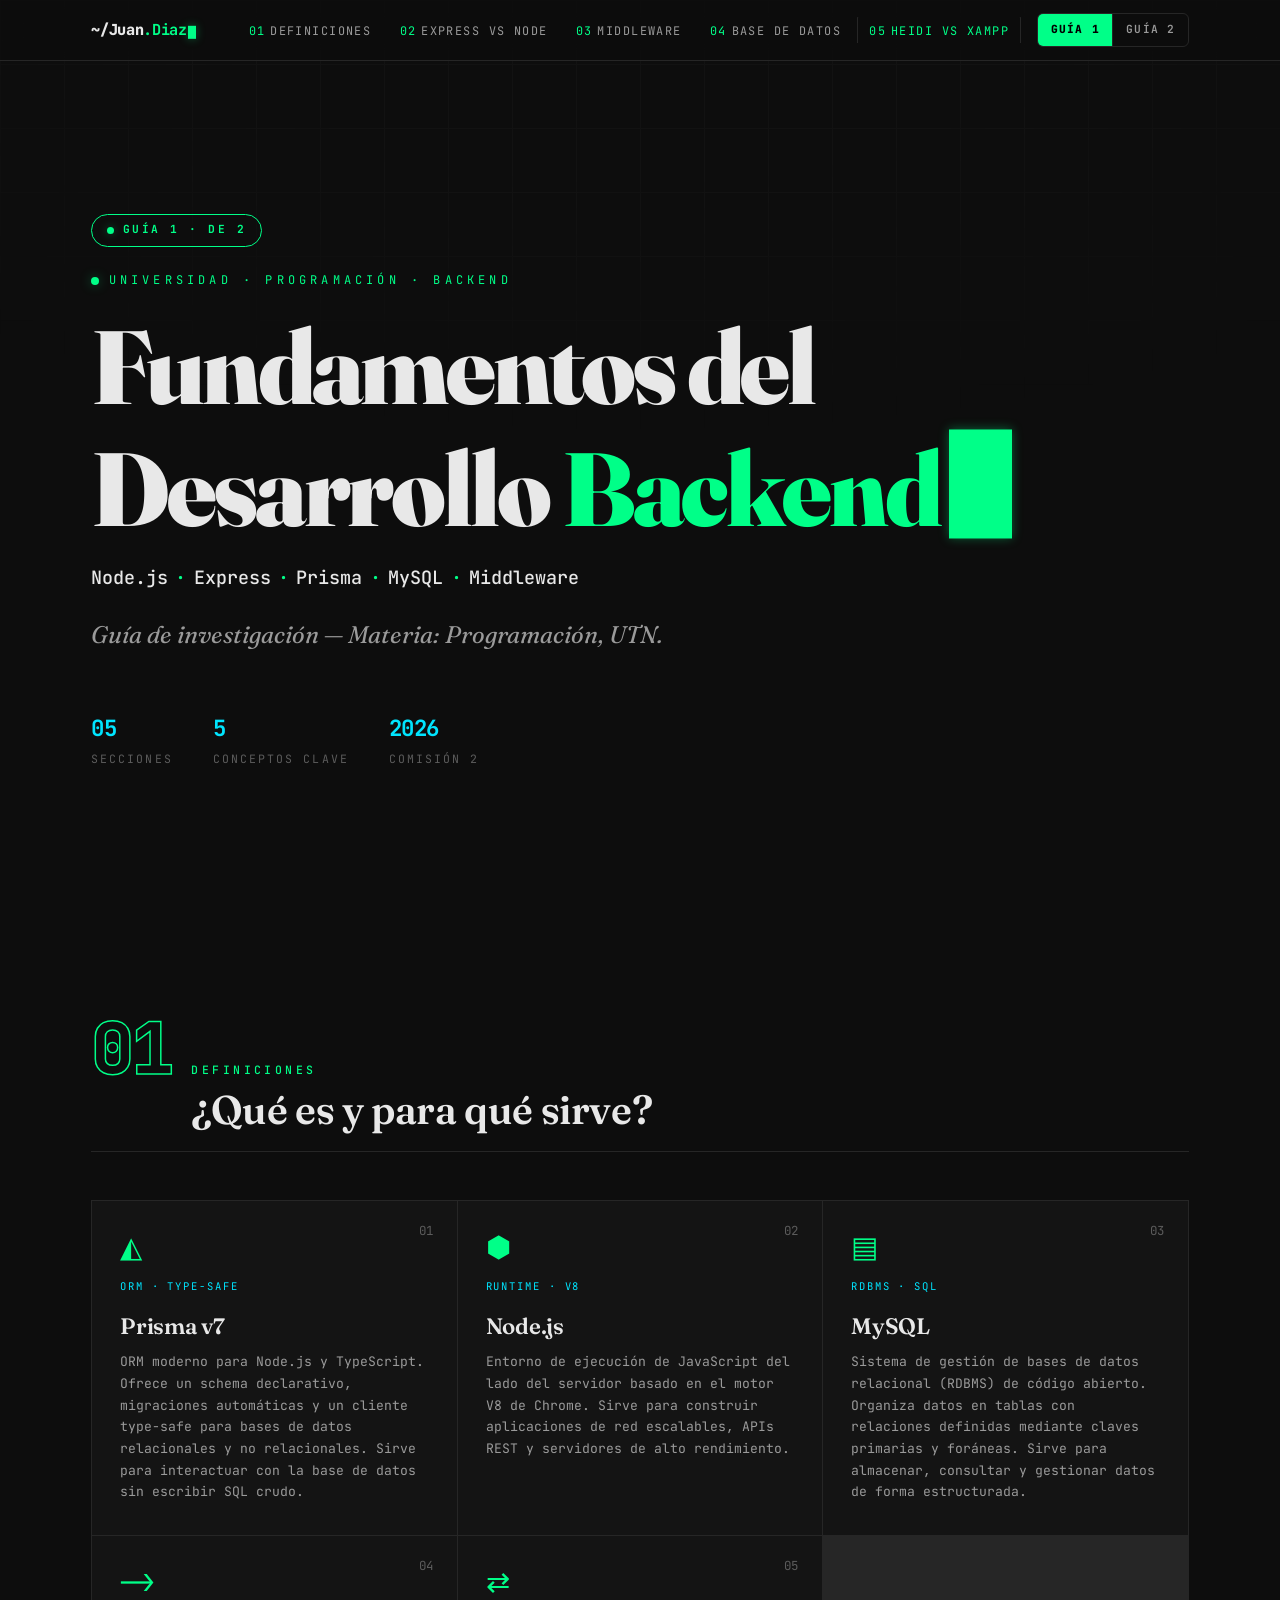
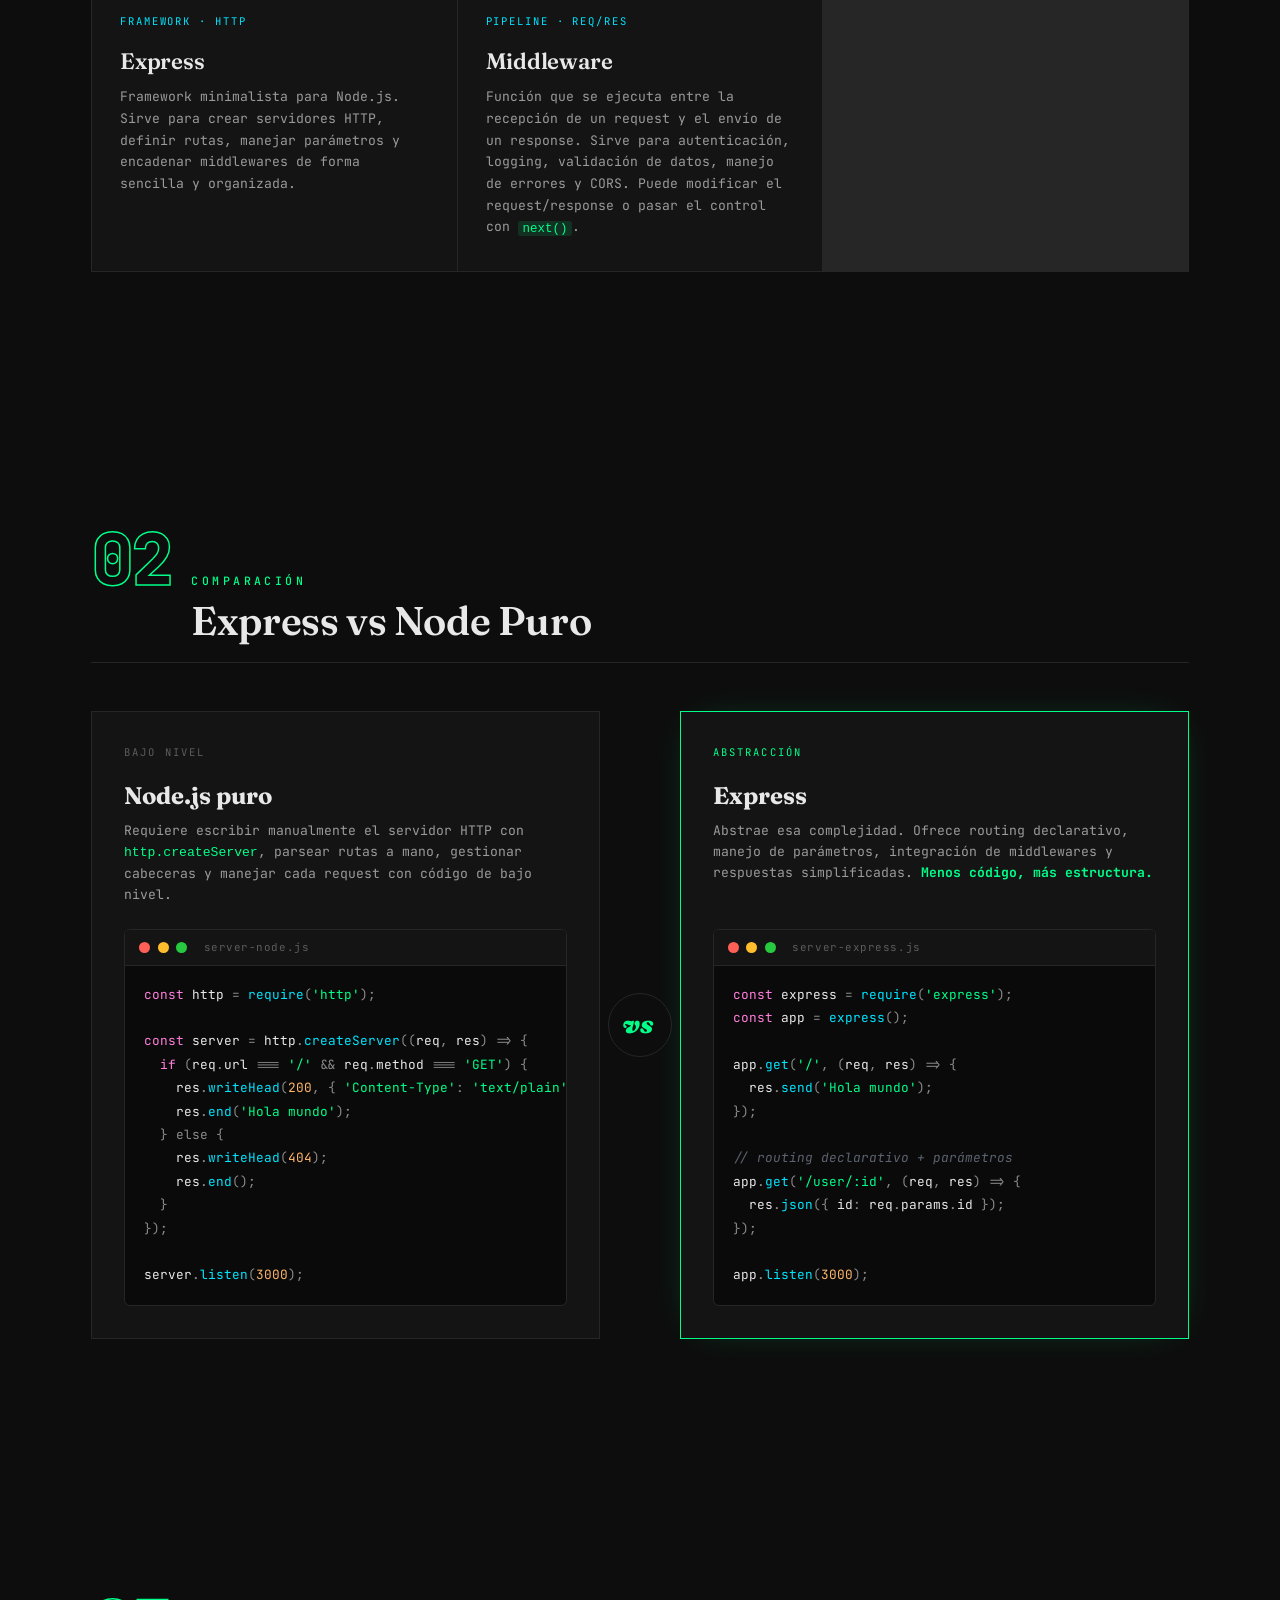
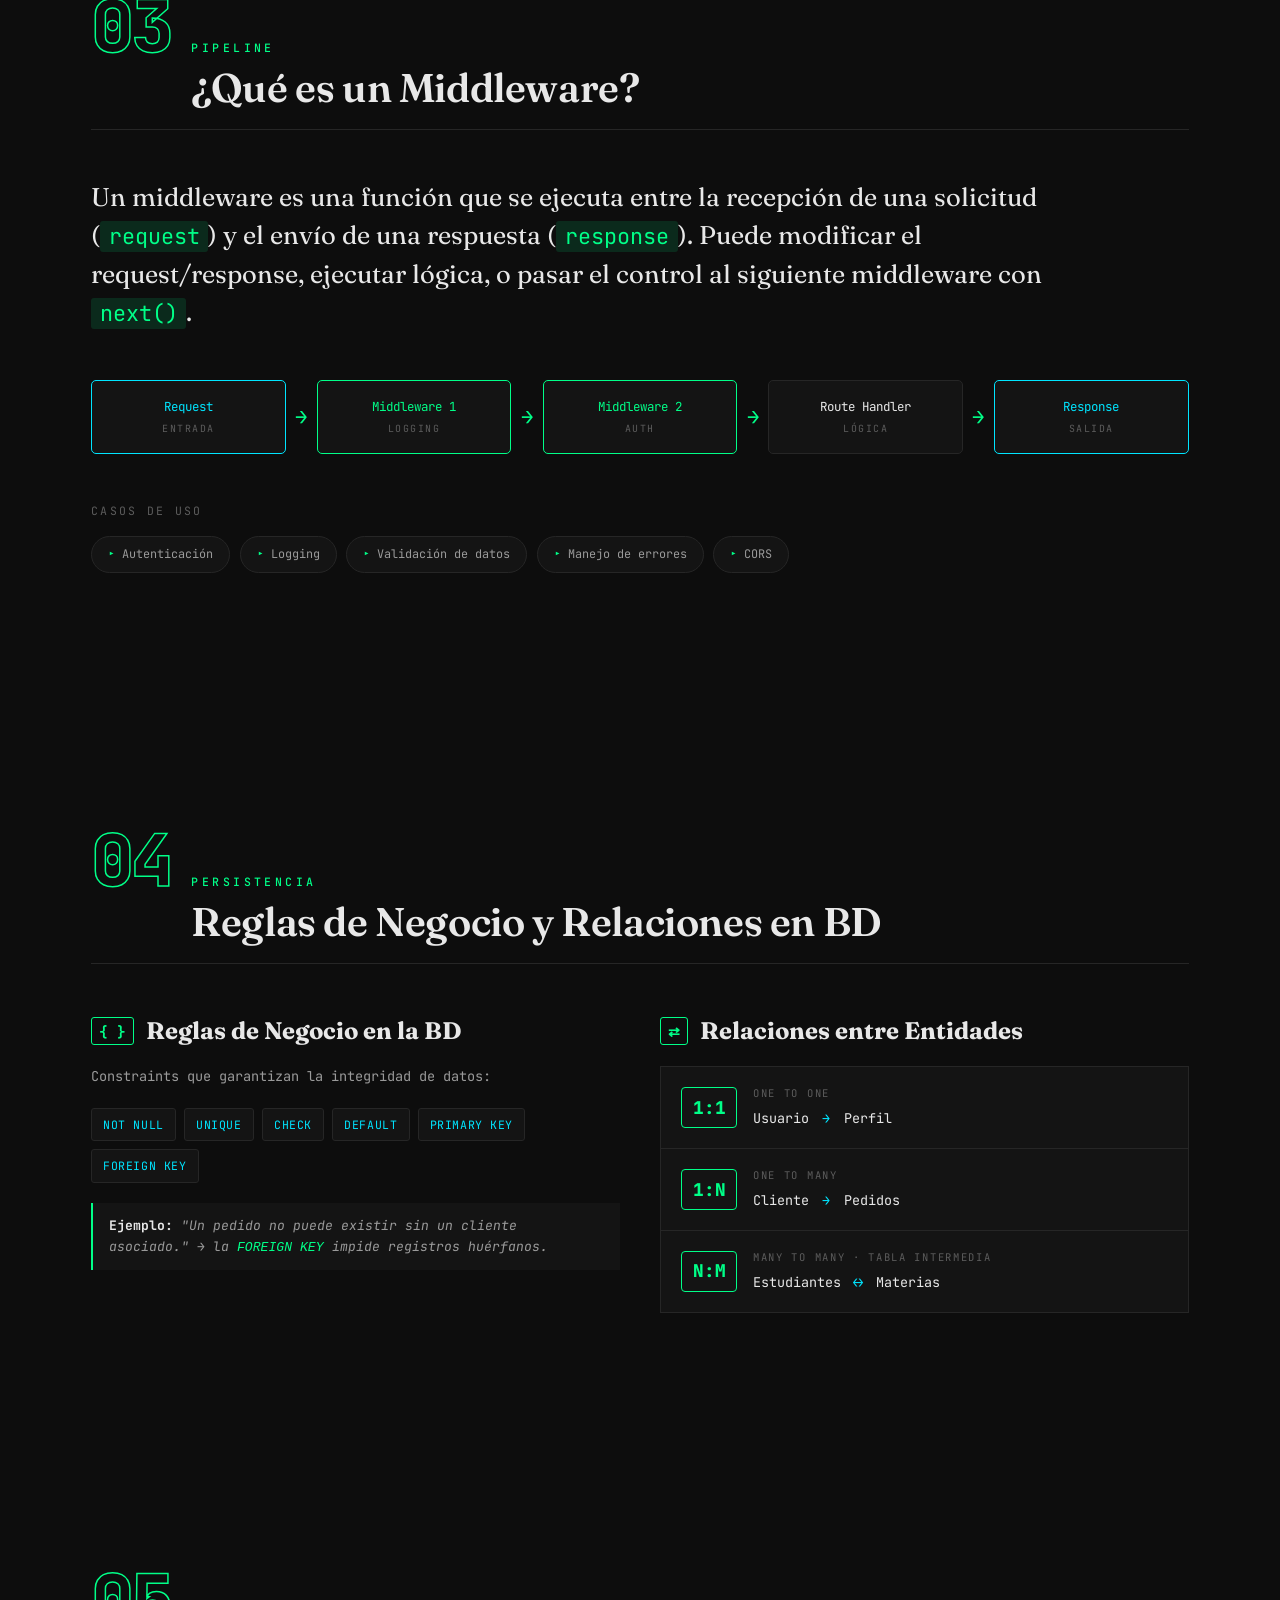
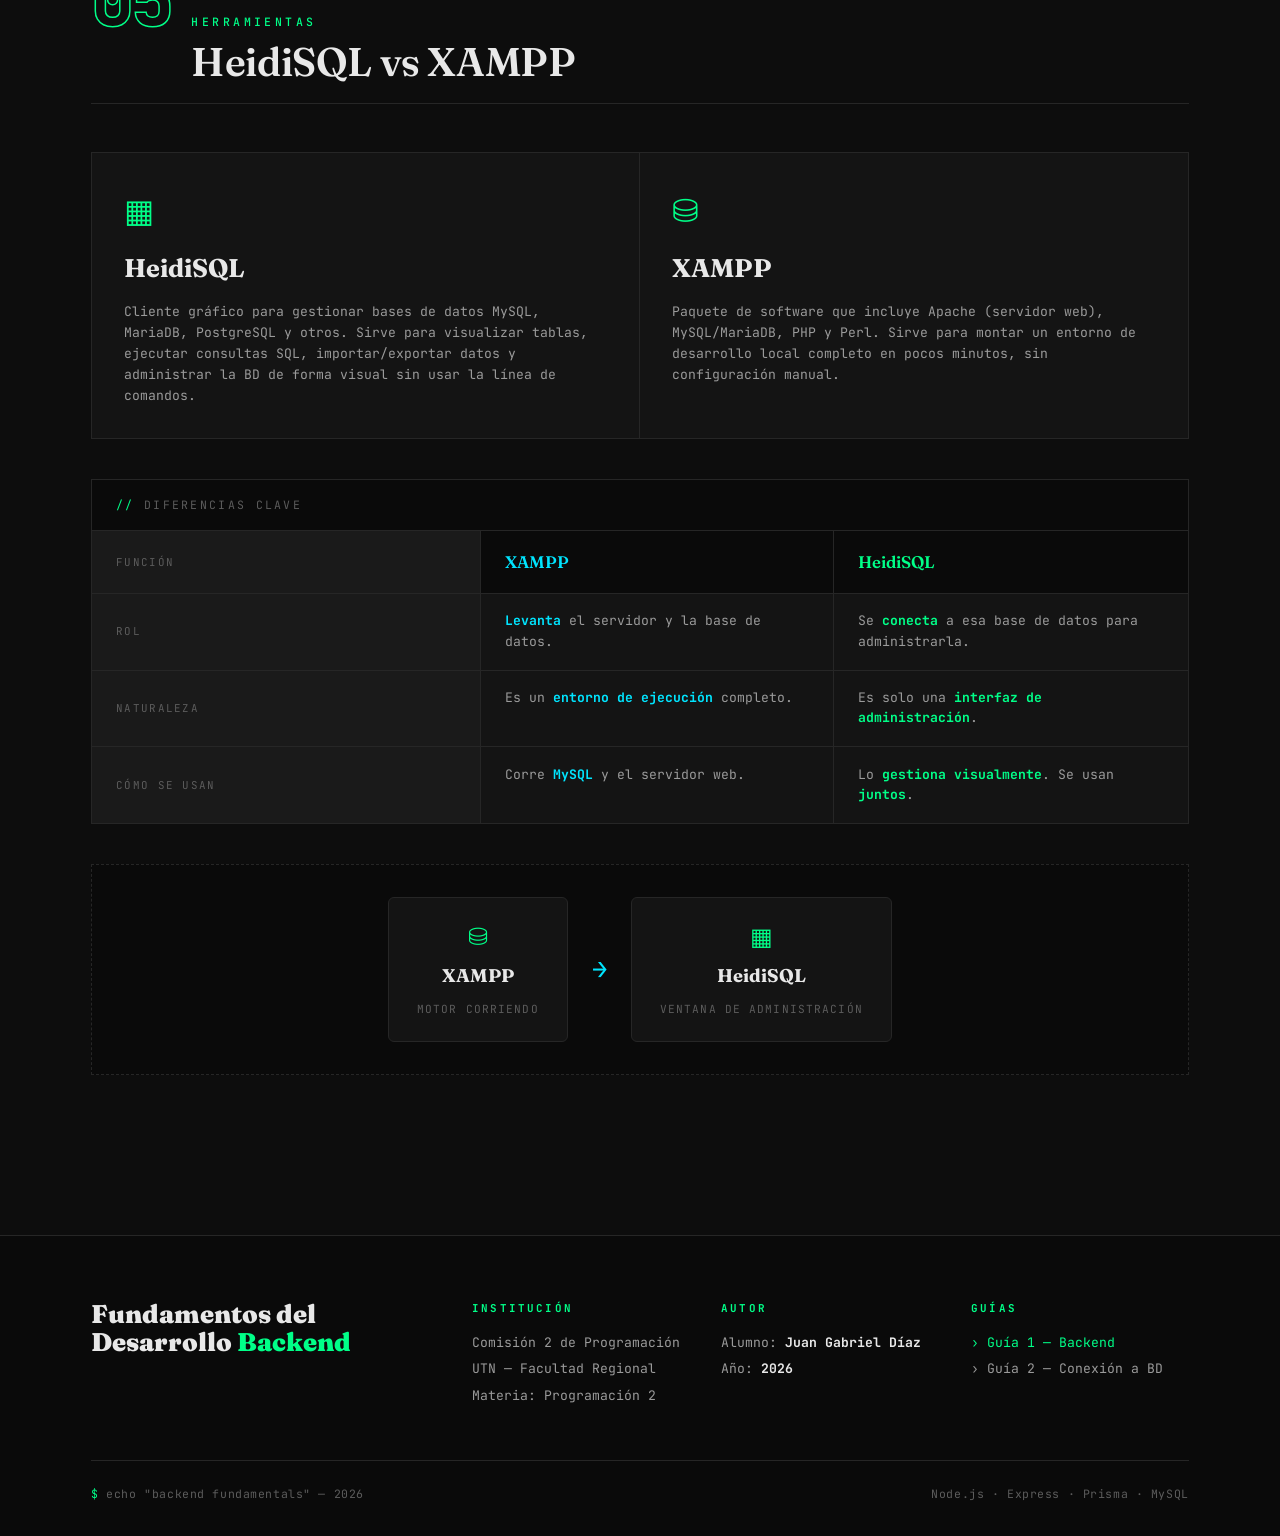
<file: index.html>
<!DOCTYPE html>
<html lang="es">
<head>
<meta charset="UTF-8">
<meta name="viewport" content="width=device-width, initial-scale=1.0">
<title>Fundamentos del Desarrollo Backend</title>
<meta name="description" content="Conceptos fundamentales de desarrollo backend: Node.js, Express, Prisma, MySQL y Middleware. Proyecto educativo de la materia Programación — UTN, Comisión 2. Por Juan Gabriel Díaz.">
<meta name="author" content="Juan Gabriel Díaz">
<meta name="theme-color" content="#0d0d0d">
<link rel="icon" type="image/svg+xml" href="favicon.svg">

<!-- Open Graph (Facebook, WhatsApp, LinkedIn, Discord) -->
<meta property="og:type" content="website">
<meta property="og:title" content="Fundamentos del Desarrollo Backend">
<meta property="og:description" content="Node.js · Express · Prisma · MySQL · Middleware — Las herramientas que conectan el código con los datos. Proyecto de Programación, UTN.">
<meta property="og:url" content="https://juandiaz26.github.io/guias-programacion-utn/">
<meta property="og:site_name" content="Fundamentos del Desarrollo Backend">
<meta property="og:locale" content="es_AR">

<!-- Twitter / X -->
<meta name="twitter:card" content="summary">
<meta name="twitter:title" content="Fundamentos del Desarrollo Backend">
<meta name="twitter:description" content="Node.js · Express · Prisma · MySQL · Middleware — Proyecto educativo de Programación, UTN. Por Juan Gabriel Díaz.">

<link rel="preconnect" href="https://fonts.googleapis.com">
<link rel="preconnect" href="https://fonts.gstatic.com" crossorigin>
<link href="https://fonts.googleapis.com/css2?family=JetBrains+Mono:wght@400;500;700;800&family=Fraunces:opsz,wght@9..144,400;9..144,600;9..144,900&display=swap" rel="stylesheet">
<link rel="stylesheet" href="css/styles.css">
</head>
<body>

<!-- NAV -->
<nav>
  <div class="nav-inner">
    <a class="brand" href="index.html">~/Juan<b>.Diaz</b><span class="cursor" style="height:0.9em;width:0.5em;vertical-align:middle;"></span></a>
    <div class="nav-right">
      <ul class="nav-links">
        <li><a href="#definiciones"><span class="n">01</span>Definiciones</a></li>
        <li><a href="#versus"><span class="n">02</span>Express vs Node</a></li>
        <li><a href="#middleware"><span class="n">03</span>Middleware</a></li>
        <li><a href="#bd"><span class="n">04</span>Base de Datos</a></li>
        <li><a href="#tools"><span class="n">05</span>Heidi vs XAMPP</a></li>
      </ul>
      <div class="guide-switch">
        <a href="index.html" class="active">Guía 1</a>
        <a href="guia-2.html">Guía 2</a>
      </div>
    </div>
  </div>
</nav>

<!-- HERO -->
<header class="hero wrap">
  <div class="hero-guide reveal">Guía 1 · de 2</div>
  <div class="hero-tag reveal"><span class="dot"></span> Universidad · Programación · Backend</div>
  <h1 class="reveal d1">Fundamentos del Desarrollo <span class="accent">Backend</span><span class="cursor"></span></h1>
  <p class="hero-sub reveal d2">
    Node.js<span class="sep">·</span>Express<span class="sep">·</span>Prisma<span class="sep">·</span>MySQL<span class="sep">·</span>Middleware
  </p>
  <p class="hero-tagline reveal d3">Guía de investigación — Materia: Programación, UTN.</p>
  <div class="hero-meta reveal d4">
    <span><b>05</b>secciones</span>
    <span><b>5</b>conceptos clave</span>
    <span><b>2026</b>comisión 2</span>
  </div>
</header>

<!-- SECTION 1 -->
<section id="definiciones" class="section-pad">
  <div class="wrap">
    <div class="sec-head reveal">
      <span class="sec-num">01</span>
      <div>
        <span class="sec-kicker">Definiciones</span>
        <h2 class="sec-title">¿Qué es y para qué sirve?</h2>
      </div>
    </div>

    <div class="cards reveal d1">
      <article class="card">
        <span class="card-idx">01</span>
        <span class="card-glyph">◭</span>
        <span class="card-tag">ORM · Type-safe</span>
        <h3>Prisma v7</h3>
        <p>ORM moderno para Node.js y TypeScript. Ofrece un schema declarativo, migraciones automáticas y un cliente type-safe para bases de datos relacionales y no relacionales. Sirve para interactuar con la base de datos sin escribir SQL crudo.</p>
      </article>

      <article class="card">
        <span class="card-idx">02</span>
        <span class="card-glyph">⬢</span>
        <span class="card-tag">Runtime · V8</span>
        <h3>Node.js</h3>
        <p>Entorno de ejecución de JavaScript del lado del servidor basado en el motor V8 de Chrome. Sirve para construir aplicaciones de red escalables, APIs REST y servidores de alto rendimiento.</p>
      </article>

      <article class="card">
        <span class="card-idx">03</span>
        <span class="card-glyph">▤</span>
        <span class="card-tag">RDBMS · SQL</span>
        <h3>MySQL</h3>
        <p>Sistema de gestión de bases de datos relacional (RDBMS) de código abierto. Organiza datos en tablas con relaciones definidas mediante claves primarias y foráneas. Sirve para almacenar, consultar y gestionar datos de forma estructurada.</p>
      </article>

      <article class="card">
        <span class="card-idx">04</span>
        <span class="card-glyph">⟶</span>
        <span class="card-tag">Framework · HTTP</span>
        <h3>Express</h3>
        <p>Framework minimalista para Node.js. Sirve para crear servidores HTTP, definir rutas, manejar parámetros y encadenar middlewares de forma sencilla y organizada.</p>
      </article>

      <article class="card">
        <span class="card-idx">05</span>
        <span class="card-glyph">⇄</span>
        <span class="card-tag">Pipeline · req/res</span>
        <h3>Middleware</h3>
        <p>Función que se ejecuta entre la recepción de un request y el envío de un response. Sirve para autenticación, logging, validación de datos, manejo de errores y CORS. Puede modificar el request/response o pasar el control con <code>next()</code>.</p>
      </article>
    </div>
  </div>
</section>

<!-- SECTION 2 -->
<section id="versus" class="section-pad">
  <div class="wrap">
    <div class="sec-head reveal">
      <span class="sec-num">02</span>
      <div>
        <span class="sec-kicker">Comparación</span>
        <h2 class="sec-title">Express vs Node Puro</h2>
      </div>
    </div>

    <div class="versus reveal d1">
      <div class="vs-col left">
        <span class="label">Bajo nivel</span>
        <h3>Node.js puro</h3>
        <p>Requiere escribir manualmente el servidor HTTP con <code style="color:var(--accent)">http.createServer</code>, parsear rutas a mano, gestionar cabeceras y manejar cada request con código de bajo nivel.</p>
        <div class="term">
          <div class="term-bar"><span class="d r"></span><span class="d y"></span><span class="d g"></span><span class="name">server-node.js</span></div>
          <pre><code><span class="k">const</span> http <span class="p">=</span> <span class="fn">require</span><span class="p">(</span><span class="s">'http'</span><span class="p">);</span>

<span class="k">const</span> server <span class="p">=</span> http<span class="p">.</span><span class="fn">createServer</span><span class="p">((</span>req<span class="p">,</span> res<span class="p">) =&gt; {</span>
  <span class="k">if</span> <span class="p">(</span>req<span class="p">.</span>url <span class="p">===</span> <span class="s">'/'</span> <span class="p">&amp;&amp;</span> req<span class="p">.</span>method <span class="p">===</span> <span class="s">'GET'</span><span class="p">) {</span>
    res<span class="p">.</span><span class="fn">writeHead</span><span class="p">(</span><span class="num">200</span><span class="p">, {</span> <span class="s">'Content-Type'</span><span class="p">:</span> <span class="s">'text/plain'</span> <span class="p">});</span>
    res<span class="p">.</span><span class="fn">end</span><span class="p">(</span><span class="s">'Hola mundo'</span><span class="p">);</span>
  <span class="p">} else {</span>
    res<span class="p">.</span><span class="fn">writeHead</span><span class="p">(</span><span class="num">404</span><span class="p">);</span>
    res<span class="p">.</span><span class="fn">end</span><span class="p">();</span>
  <span class="p">}</span>
<span class="p">});</span>

server<span class="p">.</span><span class="fn">listen</span><span class="p">(</span><span class="num">3000</span><span class="p">);</span></code></pre>
        </div>
      </div>

      <div class="vs-badge"><span><i>vs</i></span></div>

      <div class="vs-col right">
        <span class="label">Abstracción</span>
        <h3>Express</h3>
        <p>Abstrae esa complejidad. Ofrece routing declarativo, manejo de parámetros, integración de middlewares y respuestas simplificadas. <b style="color:var(--accent)">Menos código, más estructura.</b></p>
        <div class="term">
          <div class="term-bar"><span class="d r"></span><span class="d y"></span><span class="d g"></span><span class="name">server-express.js</span></div>
          <pre><code><span class="k">const</span> express <span class="p">=</span> <span class="fn">require</span><span class="p">(</span><span class="s">'express'</span><span class="p">);</span>
<span class="k">const</span> app <span class="p">=</span> <span class="fn">express</span><span class="p">();</span>

app<span class="p">.</span><span class="fn">get</span><span class="p">(</span><span class="s">'/'</span><span class="p">, (</span>req<span class="p">,</span> res<span class="p">) =&gt; {</span>
  res<span class="p">.</span><span class="fn">send</span><span class="p">(</span><span class="s">'Hola mundo'</span><span class="p">);</span>
<span class="p">});</span>

<span class="c">// routing declarativo + parámetros</span>
app<span class="p">.</span><span class="fn">get</span><span class="p">(</span><span class="s">'/user/:id'</span><span class="p">, (</span>req<span class="p">,</span> res<span class="p">) =&gt; {</span>
  res<span class="p">.</span><span class="fn">json</span><span class="p">({</span> id<span class="p">:</span> req<span class="p">.</span>params<span class="p">.</span>id <span class="p">});</span>
<span class="p">});</span>

app<span class="p">.</span><span class="fn">listen</span><span class="p">(</span><span class="num">3000</span><span class="p">);</span></code></pre>
        </div>
      </div>
    </div>
  </div>
</section>

<!-- SECTION 3 -->
<section id="middleware" class="section-pad">
  <div class="wrap">
    <div class="sec-head reveal">
      <span class="sec-num">03</span>
      <div>
        <span class="sec-kicker">Pipeline</span>
        <h2 class="sec-title">¿Qué es un Middleware?</h2>
      </div>
    </div>

    <p class="flow-def reveal d1">
      Un middleware es una función que se ejecuta entre la recepción de una solicitud
      (<code>request</code>) y el envío de una respuesta (<code>response</code>). Puede modificar el
      request/response, ejecutar lógica, o pasar el control al siguiente middleware con <code>next()</code>.
    </p>

    <div class="flow reveal d2">
      <div class="flow-node endpt">Request<small>entrada</small></div>
      <div class="flow-arrow">→</div>
      <div class="flow-node mw">Middleware 1<small>logging</small></div>
      <div class="flow-arrow">→</div>
      <div class="flow-node mw">Middleware 2<small>auth</small></div>
      <div class="flow-arrow">→</div>
      <div class="flow-node">Route Handler<small>lógica</small></div>
      <div class="flow-arrow">→</div>
      <div class="flow-node endpt">Response<small>salida</small></div>
    </div>

    <div class="reveal d3">
      <p style="font-size:0.72rem;text-transform:uppercase;letter-spacing:0.2em;color:var(--text-faint);margin-bottom:1rem;">Casos de uso</p>
      <div class="usecases">
        <span class="chip">Autenticación</span>
        <span class="chip">Logging</span>
        <span class="chip">Validación de datos</span>
        <span class="chip">Manejo de errores</span>
        <span class="chip">CORS</span>
      </div>
    </div>
  </div>
</section>

<!-- SECTION 4 -->
<section id="bd" class="section-pad">
  <div class="wrap">
    <div class="sec-head reveal">
      <span class="sec-num">04</span>
      <div>
        <span class="sec-kicker">Persistencia</span>
        <h2 class="sec-title">Reglas de Negocio y Relaciones en BD</h2>
      </div>
    </div>

    <div class="grid-2">
      <div class="reveal d1">
        <h3 class="sub-h"><span class="marker">{ }</span> Reglas de Negocio en la BD</h3>
        <p style="font-size:0.85rem;color:var(--text-dim);margin-bottom:1.25rem;">
          Constraints que garantizan la integridad de datos:
        </p>
        <ul class="constraints">
          <li>NOT NULL</li>
          <li>UNIQUE</li>
          <li>CHECK</li>
          <li>DEFAULT</li>
          <li>PRIMARY KEY</li>
          <li>FOREIGN KEY</li>
        </ul>
        <div class="note">
          <b>Ejemplo:</b> "Un pedido no puede existir sin un cliente asociado." → la <code style="color:var(--accent)">FOREIGN KEY</code> impide registros huérfanos.
        </div>
      </div>

      <div class="reveal d2">
        <h3 class="sub-h"><span class="marker">⇄</span> Relaciones entre Entidades</h3>
        <div class="rel-list">
          <div class="rel">
            <span class="type">1:1</span>
            <div>
              <span class="rel-name">One to One</span>
              <span class="rel-ex">Usuario <span class="arrow">→</span> Perfil</span>
            </div>
          </div>
          <div class="rel">
            <span class="type">1:N</span>
            <div>
              <span class="rel-name">One to Many</span>
              <span class="rel-ex">Cliente <span class="arrow">→</span> Pedidos</span>
            </div>
          </div>
          <div class="rel">
            <span class="type">N:M</span>
            <div>
              <span class="rel-name">Many to Many · tabla intermedia</span>
              <span class="rel-ex">Estudiantes <span class="arrow">↔</span> Materias</span>
            </div>
          </div>
        </div>
      </div>
    </div>
  </div>
</section>

<!-- SECTION 5 -->
<section id="tools" class="section-pad">
  <div class="wrap">
    <div class="sec-head reveal">
      <span class="sec-num">05</span>
      <div>
        <span class="sec-kicker">Herramientas</span>
        <h2 class="sec-title">HeidiSQL vs XAMPP</h2>
      </div>
    </div>

    <div class="tool-grid reveal d1">
      <div class="tool">
        <span class="icon">▦</span>
        <h3>HeidiSQL</h3>
        <p>Cliente gráfico para gestionar bases de datos MySQL, MariaDB, PostgreSQL y otros. Sirve para visualizar tablas, ejecutar consultas SQL, importar/exportar datos y administrar la BD de forma visual sin usar la línea de comandos.</p>
      </div>
      <div class="tool">
        <span class="icon">⛁</span>
        <h3>XAMPP</h3>
        <p>Paquete de software que incluye Apache (servidor web), MySQL/MariaDB, PHP y Perl. Sirve para montar un entorno de desarrollo local completo en pocos minutos, sin configuración manual.</p>
      </div>
    </div>

    <div class="diffs reveal d2">
      <div class="diff-title"><span class="accent">//</span> Diferencias clave</div>
      <div class="diff-table">
        <div class="diff-cell crit">Función</div>
        <div class="diff-cell head xampp">XAMPP</div>
        <div class="diff-cell head heidi">HeidiSQL</div>

        <div class="diff-cell crit">Rol</div>
        <div class="diff-cell"><em>Levanta</em> el servidor y la base de datos.</div>
        <div class="diff-cell">Se <em>conecta</em> a esa base de datos para administrarla.</div>

        <div class="diff-cell crit">Naturaleza</div>
        <div class="diff-cell">Es un <em>entorno de ejecución</em> completo.</div>
        <div class="diff-cell">Es solo una <em>interfaz de administración</em>.</div>

        <div class="diff-cell crit">Cómo se usan</div>
        <div class="diff-cell">Corre <b>MySQL</b> y el servidor web.</div>
        <div class="diff-cell">Lo <em>gestiona visualmente</em>. Se usan <b>juntos</b>.</div>
      </div>
    </div>

    <div class="pipe reveal d3">
      <div class="pipe-box">
        <span class="pb-icon">⛁</span>
        <b>XAMPP</b>
        <small>motor corriendo</small>
      </div>
      <span class="pipe-arrow">→</span>
      <div class="pipe-box">
        <span class="pb-icon">▦</span>
        <b>HeidiSQL</b>
        <small>ventana de administración</small>
      </div>
    </div>
  </div>
</section>

<!-- FOOTER -->
<footer>
  <div class="wrap">
    <div class="foot-grid">
      <div class="reveal">
        <div class="foot-brand">Fundamentos del Desarrollo <span class="accent">Backend</span></div>
      </div>
      <div class="foot-col reveal d1">
        <h4>Institución</h4>
        <p>Comisión 2 de Programación</p>
        <p>UTN — Facultad Regional</p>
        <p>Materia: Programación 2</p>
      </div>
      <div class="foot-col reveal d2">
        <h4>Autor</h4>
        <p>Alumno: <b>Juan Gabriel Díaz</b></p>
        <p>Año: <b>2026</b></p>
      </div>
      <div class="foot-col reveal d3">
        <h4>Guías</h4>
        <p><a href="index.html" style="color:var(--accent);">› Guía 1 — Backend</a></p>
        <p><a href="guia-2.html" style="color:var(--text-dim);">› Guía 2 — Conexión a BD</a></p>
      </div>
    </div>
    <div class="foot-bottom">
      <span><span class="accent">$</span> echo "backend fundamentals" — 2026</span>
      <span>Node.js · Express · Prisma · MySQL</span>
    </div>
  </div>
</footer>

<script src="js/main.js"></script>
</body>
</html>
</file>
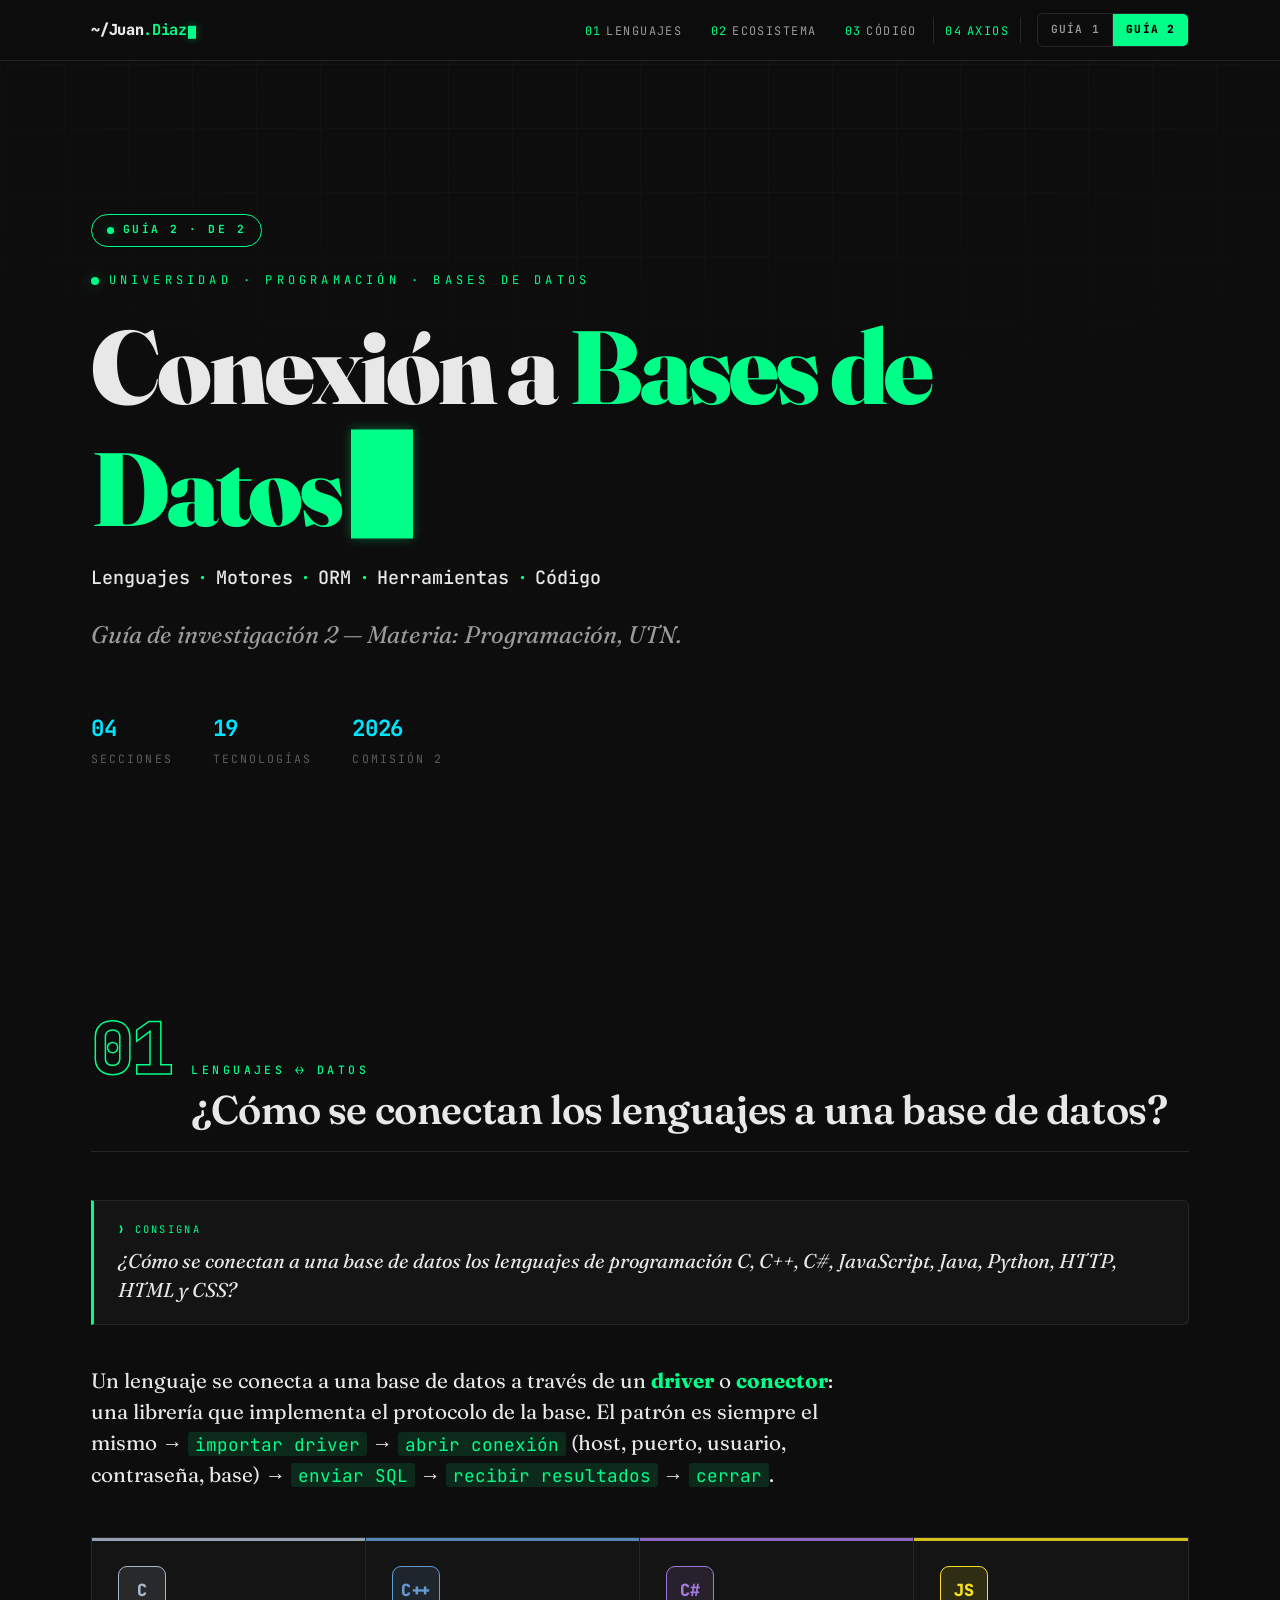
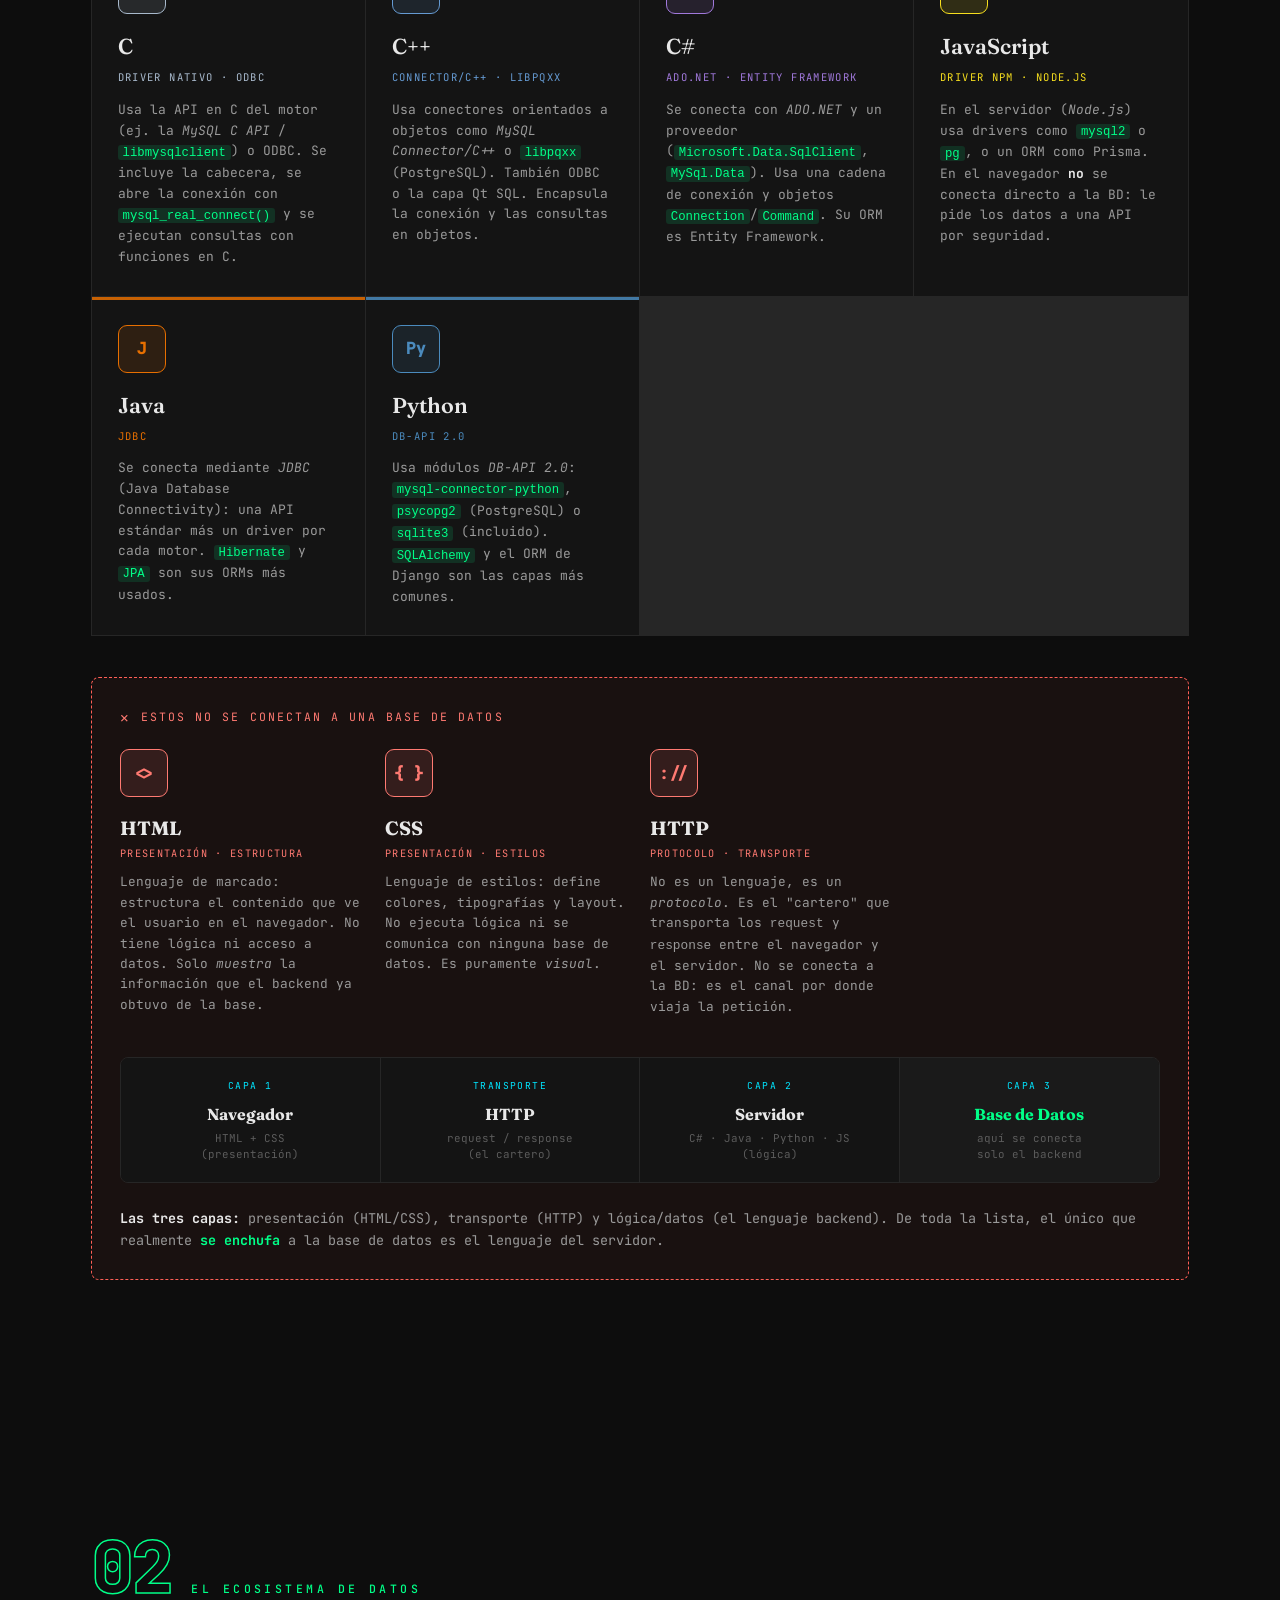
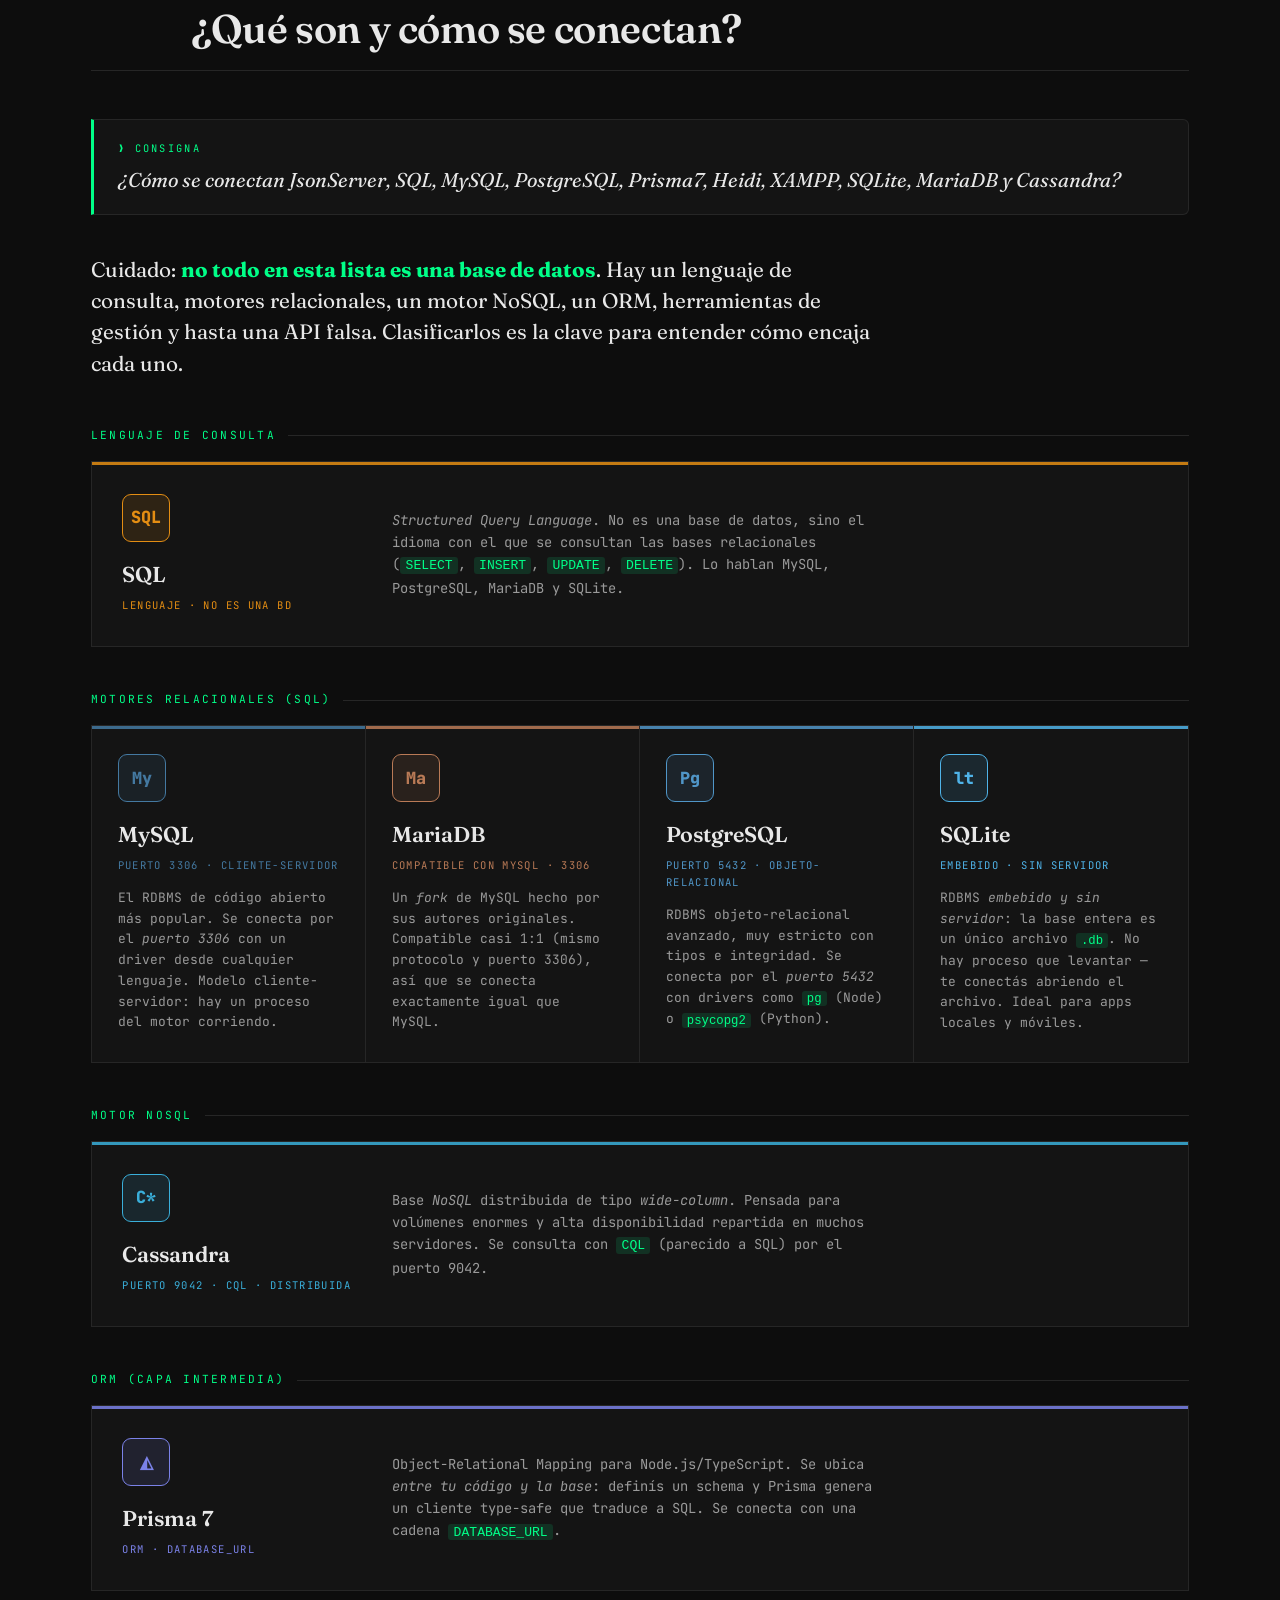
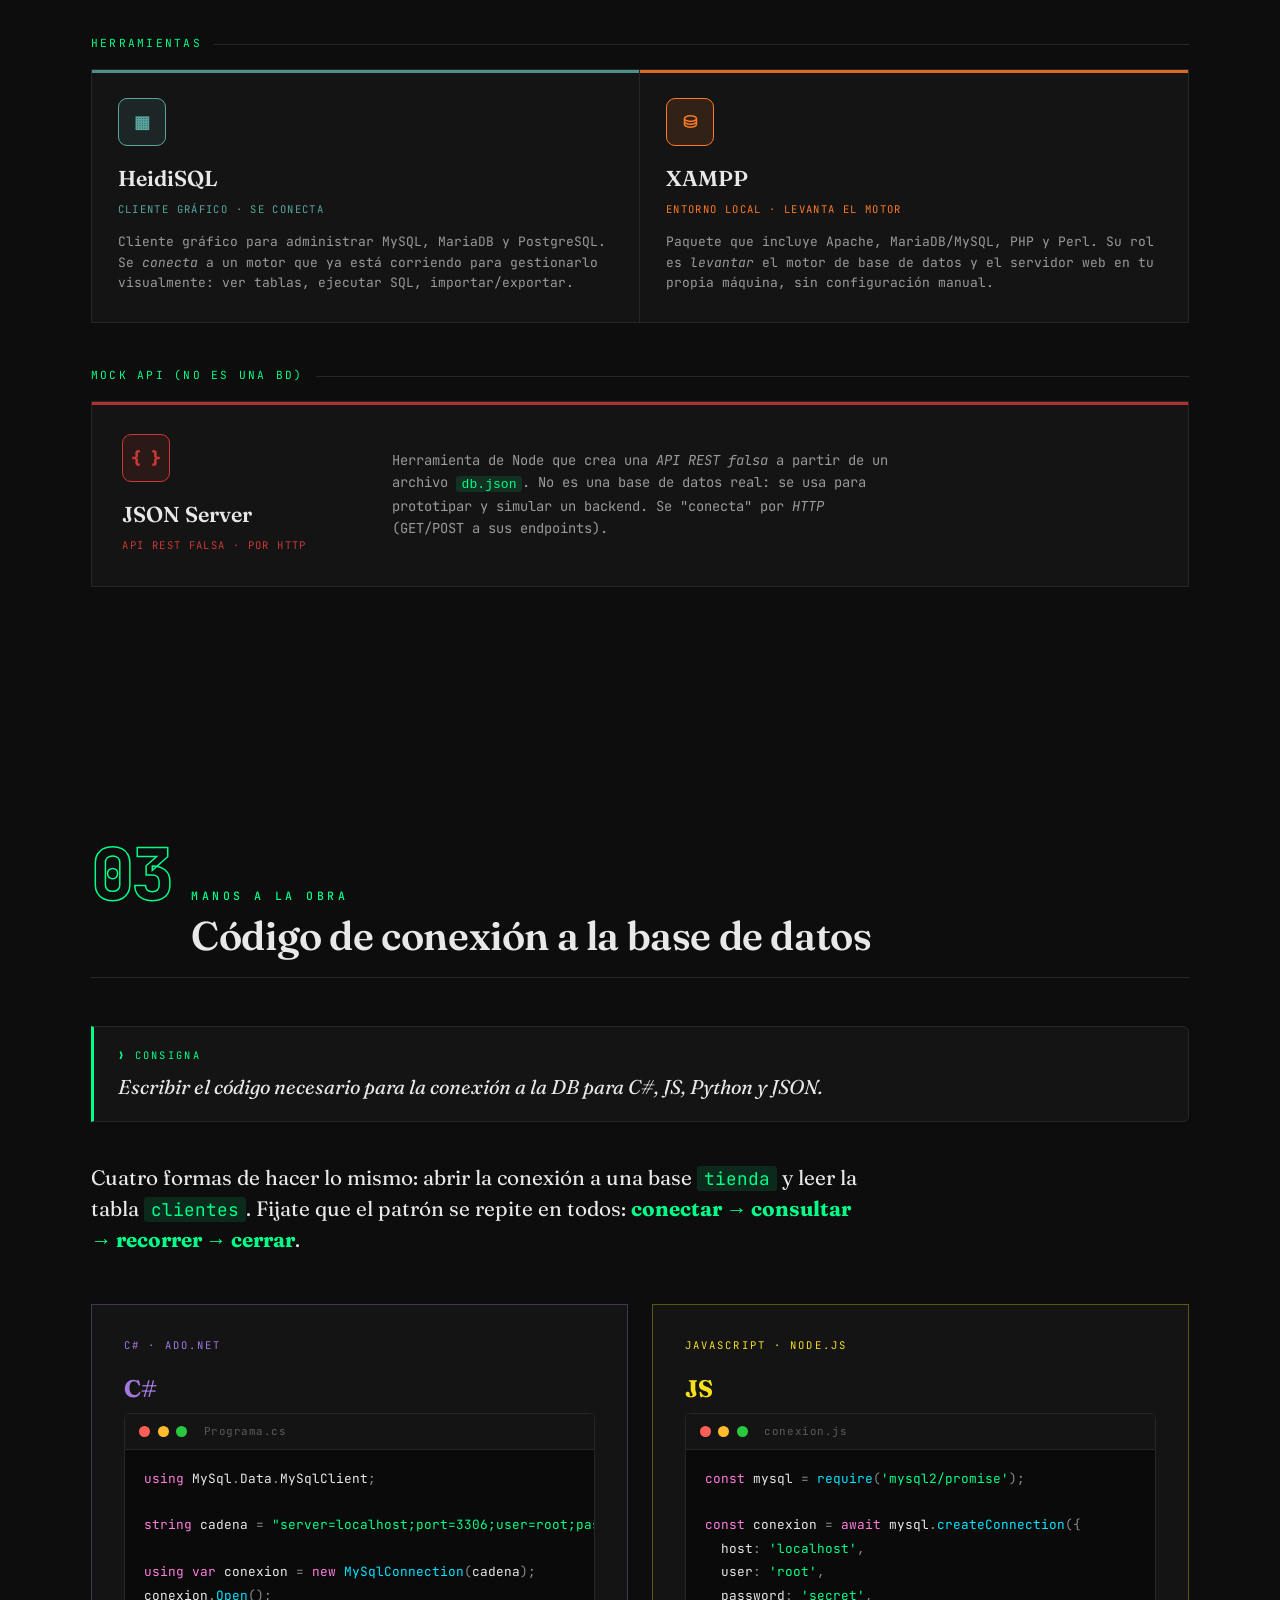
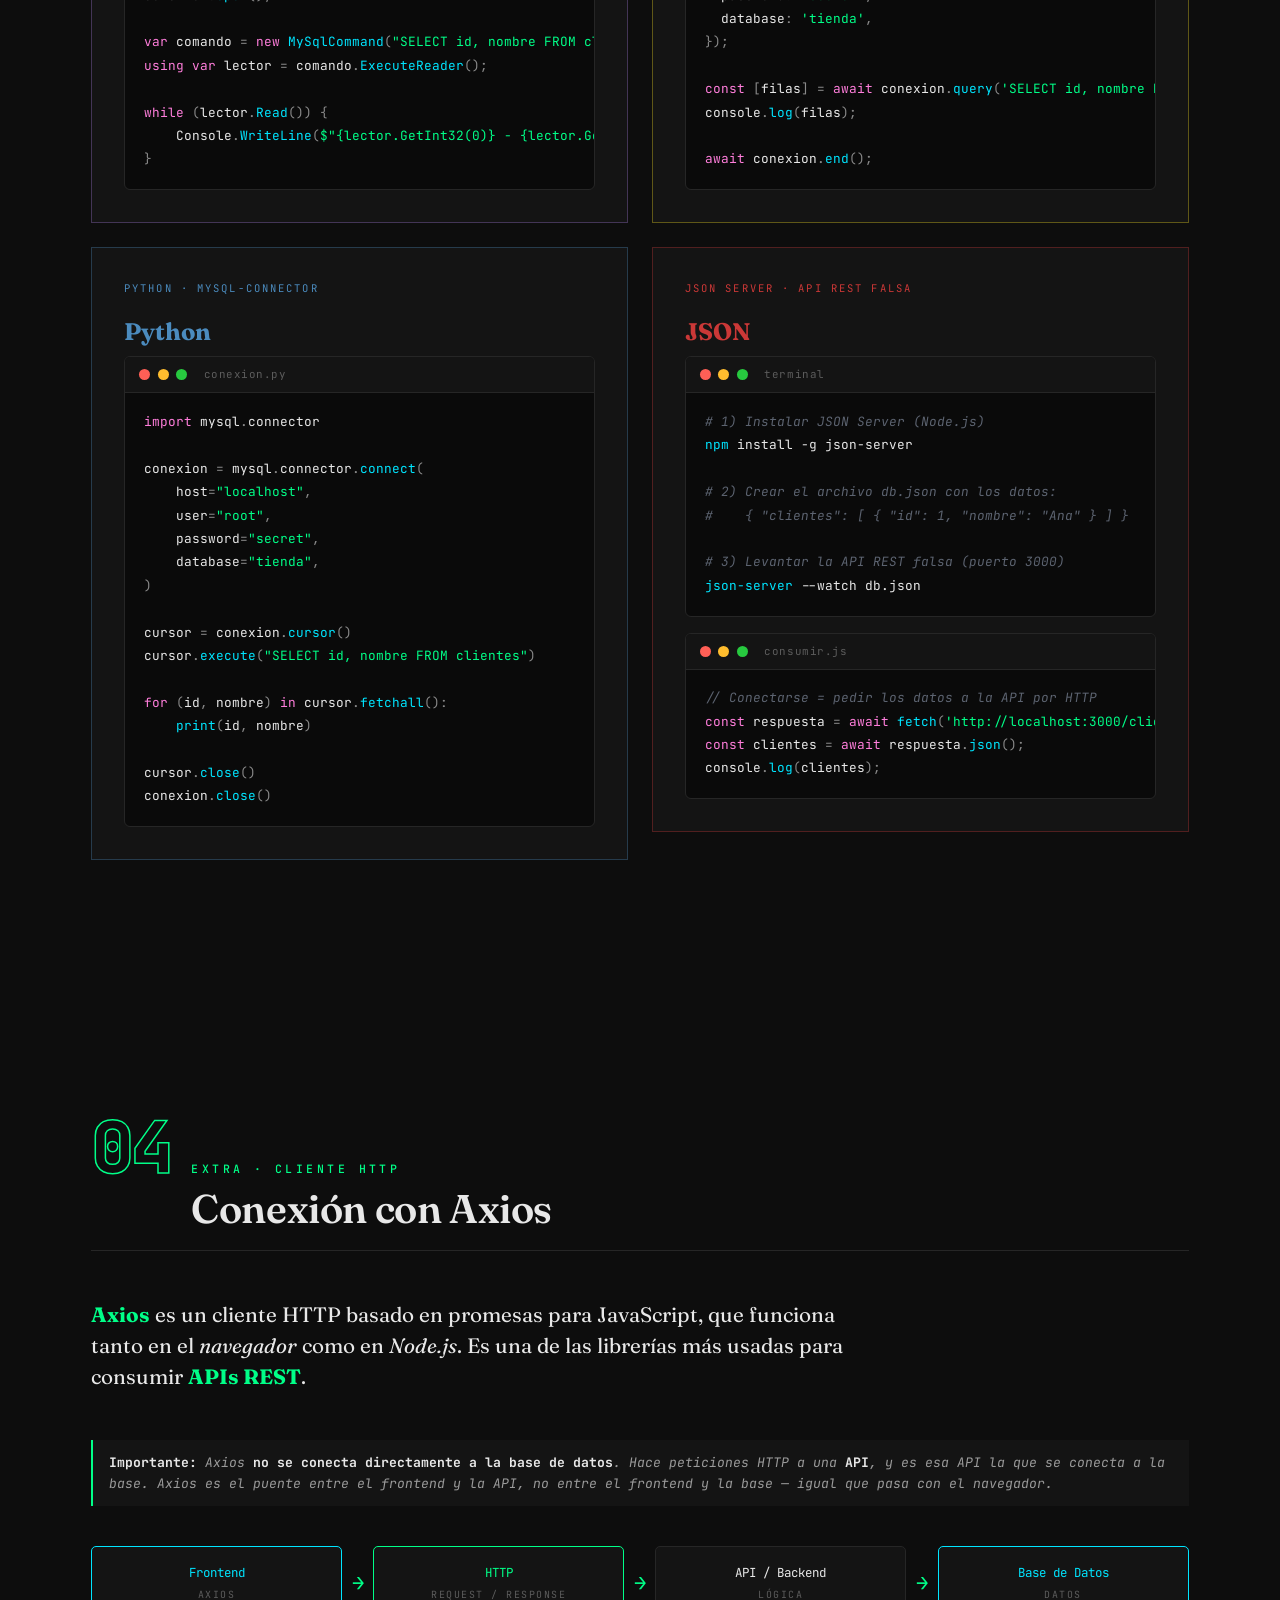
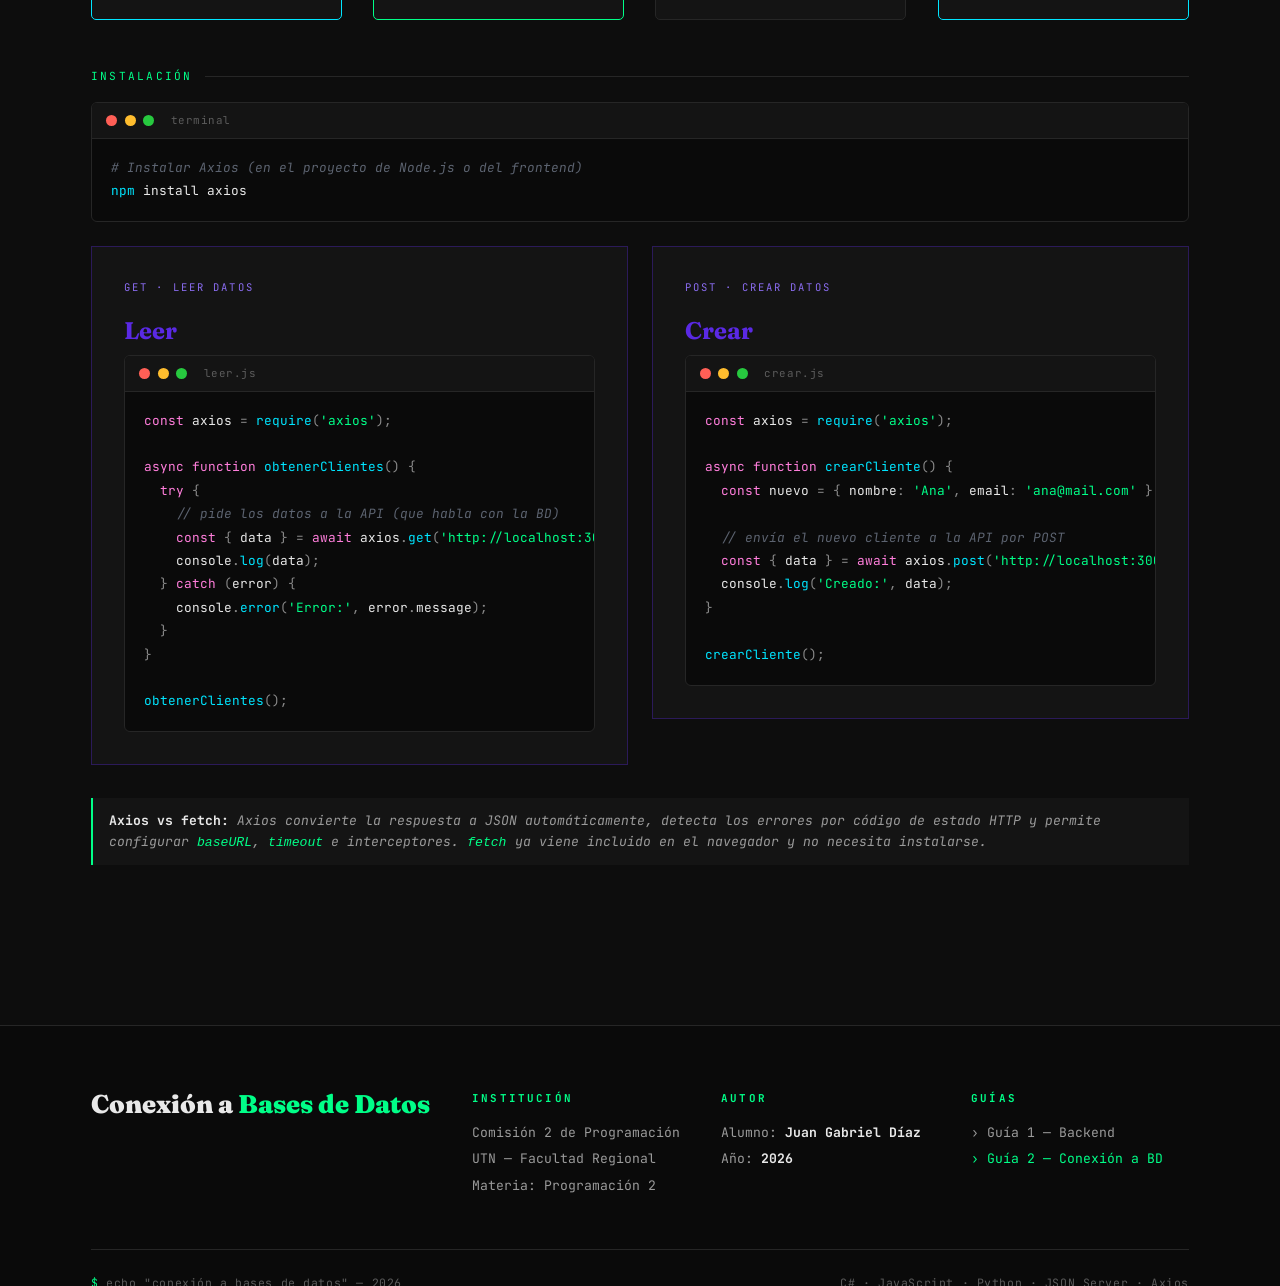
<file: guia-2.html>
<!DOCTYPE html>
<html lang="es">
<head>
<meta charset="UTF-8">
<meta name="viewport" content="width=device-width, initial-scale=1.0">
<title>Conexión a Bases de Datos — Guía 2</title>
<meta name="description" content="Cómo se conectan los lenguajes de programación a una base de datos, el ecosistema de motores y herramientas (MySQL, PostgreSQL, Prisma, SQLite, Cassandra…) y código real de conexión en C#, JavaScript, Python y JSON Server. Guía 2 — Programación, UTN. Por Juan Gabriel Díaz.">
<meta name="author" content="Juan Gabriel Díaz">
<meta name="theme-color" content="#0d0d0d">
<link rel="icon" type="image/svg+xml" href="favicon.svg">

<!-- Open Graph -->
<meta property="og:type" content="website">
<meta property="og:title" content="Conexión a Bases de Datos — Guía 2">
<meta property="og:description" content="Cómo se conectan los lenguajes a una base de datos, el ecosistema de motores y herramientas, y código real de conexión. Guía 2 — Programación, UTN.">
<meta property="og:url" content="https://juandiaz26.github.io/guias-programacion-utn/guia-2.html">
<meta property="og:site_name" content="Fundamentos del Desarrollo Backend">
<meta property="og:locale" content="es_AR">

<!-- Twitter / X -->
<meta name="twitter:card" content="summary">
<meta name="twitter:title" content="Conexión a Bases de Datos — Guía 2">
<meta name="twitter:description" content="Lenguajes ↔ base de datos, ecosistema de motores y herramientas, y código de conexión. Guía 2 — Programación, UTN. Por Juan Gabriel Díaz.">

<link rel="preconnect" href="https://fonts.googleapis.com">
<link rel="preconnect" href="https://fonts.gstatic.com" crossorigin>
<link href="https://fonts.googleapis.com/css2?family=JetBrains+Mono:wght@400;500;700;800&family=Fraunces:opsz,wght@9..144,400;9..144,600;9..144,900&display=swap" rel="stylesheet">
<link rel="stylesheet" href="css/styles.css">
</head>
<body>

<!-- NAV -->
<nav>
  <div class="nav-inner">
    <a class="brand" href="index.html">~/Juan<b>.Diaz</b><span class="cursor" style="height:0.9em;width:0.5em;vertical-align:middle;"></span></a>
    <div class="nav-right">
      <ul class="nav-links">
        <li><a href="#lenguajes"><span class="n">01</span>Lenguajes</a></li>
        <li><a href="#ecosistema"><span class="n">02</span>Ecosistema</a></li>
        <li><a href="#codigo"><span class="n">03</span>Código</a></li>
        <li><a href="#axios"><span class="n">04</span>Axios</a></li>
      </ul>
      <div class="guide-switch">
        <a href="index.html">Guía 1</a>
        <a href="guia-2.html" class="active">Guía 2</a>
      </div>
    </div>
  </div>
</nav>

<!-- HERO -->
<header class="hero wrap">
  <div class="hero-guide reveal">Guía 2 · de 2</div>
  <div class="hero-tag reveal"><span class="dot"></span> Universidad · Programación · Bases de Datos</div>
  <h1 class="reveal d1">Conexión a <span class="accent">Bases de Datos</span><span class="cursor"></span></h1>
  <p class="hero-sub reveal d2">
    Lenguajes<span class="sep">·</span>Motores<span class="sep">·</span>ORM<span class="sep">·</span>Herramientas<span class="sep">·</span>Código
  </p>
  <p class="hero-tagline reveal d3">Guía de investigación 2 — Materia: Programación, UTN.</p>
  <div class="hero-meta reveal d4">
    <span><b>04</b>secciones</span>
    <span><b>19</b>tecnologías</span>
    <span><b>2026</b>comisión 2</span>
  </div>
</header>

<!-- SECTION 1 — Lenguajes -->
<section id="lenguajes" class="section-pad">
  <div class="wrap">
    <div class="sec-head reveal">
      <span class="sec-num">01</span>
      <div>
        <span class="sec-kicker">Lenguajes ↔ Datos</span>
        <h2 class="sec-title">¿Cómo se conectan los lenguajes a una base de datos?</h2>
      </div>
    </div>

    <div class="prof-q reveal">
      <span class="q-label">❯ Consigna</span>
      <p>¿Cómo se conectan a una base de datos los lenguajes de programación C, C++, C#, JavaScript, Java, Python, HTTP, HTML y CSS?</p>
    </div>

    <p class="flow-def reveal d1" style="font-size:clamp(1rem,2.2vw,1.3rem);">
      Un lenguaje se conecta a una base de datos a través de un <b style="color:var(--accent)">driver</b> o
      <b style="color:var(--accent)">conector</b>: una librería que implementa el protocolo de la base. El patrón es
      siempre el mismo → <code>importar driver</code> → <code>abrir conexión</code> (host, puerto, usuario,
      contraseña, base) → <code>enviar SQL</code> → <code>recibir resultados</code> → <code>cerrar</code>.
    </p>

    <div class="lang-grid reveal d2">
      <article class="lang-card" style="--c:#A8B9CC">
        <span class="lang-badge">C</span>
        <h3>C</h3>
        <span class="conn">Driver nativo · ODBC</span>
        <p>Usa la API en C del motor (ej. la <em>MySQL C API</em> / <code>libmysqlclient</code>) o ODBC. Se incluye la cabecera, se abre la conexión con <code>mysql_real_connect()</code> y se ejecutan consultas con funciones en C.</p>
      </article>

      <article class="lang-card" style="--c:#659AD2">
        <span class="lang-badge">C++</span>
        <h3>C++</h3>
        <span class="conn">Connector/C++ · libpqxx</span>
        <p>Usa conectores orientados a objetos como <em>MySQL Connector/C++</em> o <code>libpqxx</code> (PostgreSQL). También ODBC o la capa Qt SQL. Encapsula la conexión y las consultas en objetos.</p>
      </article>

      <article class="lang-card" style="--c:#A179DC">
        <span class="lang-badge">C#</span>
        <h3>C#</h3>
        <span class="conn">ADO.NET · Entity Framework</span>
        <p>Se conecta con <em>ADO.NET</em> y un proveedor (<code>Microsoft.Data.SqlClient</code>, <code>MySql.Data</code>). Usa una cadena de conexión y objetos <code>Connection</code>/<code>Command</code>. Su ORM es Entity Framework.</p>
      </article>

      <article class="lang-card" style="--c:#F7DF1E">
        <span class="lang-badge">JS</span>
        <h3>JavaScript</h3>
        <span class="conn">Driver npm · Node.js</span>
        <p>En el servidor (<em>Node.js</em>) usa drivers como <code>mysql2</code> o <code>pg</code>, o un ORM como Prisma. En el navegador <b style="color:var(--text)">no</b> se conecta directo a la BD: le pide los datos a una API por seguridad.</p>
      </article>

      <article class="lang-card" style="--c:#E76F00">
        <span class="lang-badge">J</span>
        <h3>Java</h3>
        <span class="conn">JDBC</span>
        <p>Se conecta mediante <em>JDBC</em> (Java Database Connectivity): una API estándar más un driver por cada motor. <code>Hibernate</code> y <code>JPA</code> son sus ORMs más usados.</p>
      </article>

      <article class="lang-card" style="--c:#4B8BBE">
        <span class="lang-badge">Py</span>
        <h3>Python</h3>
        <span class="conn">DB-API 2.0</span>
        <p>Usa módulos <em>DB-API 2.0</em>: <code>mysql-connector-python</code>, <code>psycopg2</code> (PostgreSQL) o <code>sqlite3</code> (incluido). <code>SQLAlchemy</code> y el ORM de Django son las capas más comunes.</p>
      </article>
    </div>

    <!-- No se conectan -->
    <div class="no-conn reveal d3">
      <div class="nc-head">Estos NO se conectan a una base de datos</div>
      <div class="no-conn-grid">
        <div class="nc-item">
          <span class="lang-badge">&lt;&gt;</span>
          <h3>HTML</h3>
          <span class="role">Presentación · Estructura</span>
          <p>Lenguaje de marcado: estructura el contenido que ve el usuario en el navegador. No tiene lógica ni acceso a datos. Solo <em>muestra</em> la información que el backend ya obtuvo de la base.</p>
        </div>
        <div class="nc-item">
          <span class="lang-badge">{ }</span>
          <h3>CSS</h3>
          <span class="role">Presentación · Estilos</span>
          <p>Lenguaje de estilos: define colores, tipografías y layout. No ejecuta lógica ni se comunica con ninguna base de datos. Es puramente <em>visual</em>.</p>
        </div>
        <div class="nc-item">
          <span class="lang-badge">://</span>
          <h3>HTTP</h3>
          <span class="role">Protocolo · Transporte</span>
          <p>No es un lenguaje, es un <em>protocolo</em>. Es el "cartero" que transporta los <code>request</code> y <code>response</code> entre el navegador y el servidor. No se conecta a la BD: es el canal por donde viaja la petición.</p>
        </div>
      </div>

      <!-- Diagrama de capas -->
      <div class="layers">
        <div class="layer">
          <span class="lyr-tag">Capa 1</span>
          <b>Navegador</b>
          <small>HTML + CSS<br>(presentación)</small>
        </div>
        <div class="layer">
          <span class="lyr-tag">Transporte</span>
          <b>HTTP</b>
          <small>request / response<br>(el cartero)</small>
        </div>
        <div class="layer">
          <span class="lyr-tag">Capa 2</span>
          <b>Servidor</b>
          <small>C# · Java · Python · JS<br>(lógica)</small>
        </div>
        <div class="layer data">
          <span class="lyr-tag">Capa 3</span>
          <b>Base de Datos</b>
          <small>aquí se conecta<br>solo el backend</small>
        </div>
      </div>
      <p style="margin-top:1.5rem;font-size:0.84rem;color:var(--text-dim);line-height:1.65;">
        <b style="color:var(--text);">Las tres capas:</b> presentación (HTML/CSS), transporte (HTTP) y lógica/datos
        (el lenguaje backend). De toda la lista, el único que realmente <b style="color:var(--accent)">se enchufa</b>
        a la base de datos es el lenguaje del servidor.
      </p>
    </div>
  </div>
</section>

<!-- SECTION 2 — Ecosistema -->
<section id="ecosistema" class="section-pad">
  <div class="wrap">
    <div class="sec-head reveal">
      <span class="sec-num">02</span>
      <div>
        <span class="sec-kicker">El ecosistema de datos</span>
        <h2 class="sec-title">¿Qué son y cómo se conectan?</h2>
      </div>
    </div>

    <div class="prof-q reveal">
      <span class="q-label">❯ Consigna</span>
      <p>¿Cómo se conectan JsonServer, SQL, MySQL, PostgreSQL, Prisma7, Heidi, XAMPP, SQLite, MariaDB y Cassandra?</p>
    </div>

    <p class="flow-def reveal d1" style="font-size:clamp(1rem,2.2vw,1.3rem);">
      Cuidado: <b style="color:var(--accent)">no todo en esta lista es una base de datos</b>. Hay un lenguaje de
      consulta, motores relacionales, un motor NoSQL, un ORM, herramientas de gestión y hasta una API falsa.
      Clasificarlos es la clave para entender cómo encaja cada uno.
    </p>

    <div class="reveal d2">
      <!-- Lenguaje -->
      <div class="tech-cat">Lenguaje de consulta</div>
      <div class="lang-grid solo">
        <article class="lang-card" style="--c:#E38D13">
          <span class="lang-badge">SQL</span>
          <h3>SQL</h3>
          <span class="conn">Lenguaje · no es una BD</span>
          <p><em>Structured Query Language</em>. No es una base de datos, sino el idioma con el que se consultan las bases relacionales (<code>SELECT</code>, <code>INSERT</code>, <code>UPDATE</code>, <code>DELETE</code>). Lo hablan MySQL, PostgreSQL, MariaDB y SQLite.</p>
        </article>
      </div>

      <!-- Motores relacionales -->
      <div class="tech-cat">Motores relacionales (SQL)</div>
      <div class="lang-grid">
        <article class="lang-card" style="--c:#4479A1">
          <span class="lang-badge">My</span>
          <h3>MySQL</h3>
          <span class="conn">Puerto 3306 · cliente-servidor</span>
          <p>El RDBMS de código abierto más popular. Se conecta por el <em>puerto 3306</em> con un driver desde cualquier lenguaje. Modelo cliente-servidor: hay un proceso del motor corriendo.</p>
        </article>
        <article class="lang-card" style="--c:#B97A56">
          <span class="lang-badge">Ma</span>
          <h3>MariaDB</h3>
          <span class="conn">Compatible con MySQL · 3306</span>
          <p>Un <em>fork</em> de MySQL hecho por sus autores originales. Compatible casi 1:1 (mismo protocolo y puerto 3306), así que se conecta exactamente igual que MySQL.</p>
        </article>
        <article class="lang-card" style="--c:#5096C8">
          <span class="lang-badge">Pg</span>
          <h3>PostgreSQL</h3>
          <span class="conn">Puerto 5432 · objeto-relacional</span>
          <p>RDBMS objeto-relacional avanzado, muy estricto con tipos e integridad. Se conecta por el <em>puerto 5432</em> con drivers como <code>pg</code> (Node) o <code>psycopg2</code> (Python).</p>
        </article>
        <article class="lang-card" style="--c:#4FB3E8">
          <span class="lang-badge">lt</span>
          <h3>SQLite</h3>
          <span class="conn">Embebido · sin servidor</span>
          <p>RDBMS <em>embebido y sin servidor</em>: la base entera es un único archivo <code>.db</code>. No hay proceso que levantar — te conectás abriendo el archivo. Ideal para apps locales y móviles.</p>
        </article>
      </div>

      <!-- NoSQL -->
      <div class="tech-cat">Motor NoSQL</div>
      <div class="lang-grid solo">
        <article class="lang-card" style="--c:#3AAFDA">
          <span class="lang-badge">C*</span>
          <h3>Cassandra</h3>
          <span class="conn">Puerto 9042 · CQL · distribuida</span>
          <p>Base <em>NoSQL</em> distribuida de tipo <em>wide-column</em>. Pensada para volúmenes enormes y alta disponibilidad repartida en muchos servidores. Se consulta con <code>CQL</code> (parecido a SQL) por el puerto 9042.</p>
        </article>
      </div>

      <!-- ORM -->
      <div class="tech-cat">ORM (capa intermedia)</div>
      <div class="lang-grid solo">
        <article class="lang-card" style="--c:#7B82E8">
          <span class="lang-badge">◭</span>
          <h3>Prisma 7</h3>
          <span class="conn">ORM · DATABASE_URL</span>
          <p>Object-Relational Mapping para Node.js/TypeScript. Se ubica <em>entre tu código y la base</em>: definís un schema y Prisma genera un cliente type-safe que traduce a SQL. Se conecta con una cadena <code>DATABASE_URL</code>.</p>
        </article>
      </div>

      <!-- Herramientas -->
      <div class="tech-cat">Herramientas</div>
      <div class="lang-grid">
        <article class="lang-card" style="--c:#59A6A0">
          <span class="lang-badge">▦</span>
          <h3>HeidiSQL</h3>
          <span class="conn">Cliente gráfico · se conecta</span>
          <p>Cliente gráfico para administrar MySQL, MariaDB y PostgreSQL. Se <em>conecta</em> a un motor que ya está corriendo para gestionarlo visualmente: ver tablas, ejecutar SQL, importar/exportar.</p>
        </article>
        <article class="lang-card" style="--c:#FB7A24">
          <span class="lang-badge">⛁</span>
          <h3>XAMPP</h3>
          <span class="conn">Entorno local · levanta el motor</span>
          <p>Paquete que incluye Apache, MariaDB/MySQL, PHP y Perl. Su rol es <em>levantar</em> el motor de base de datos y el servidor web en tu propia máquina, sin configuración manual.</p>
        </article>
      </div>

      <!-- Mock API -->
      <div class="tech-cat">Mock API (no es una BD)</div>
      <div class="lang-grid solo">
        <article class="lang-card" style="--c:#CB3837">
          <span class="lang-badge">{ }</span>
          <h3>JSON Server</h3>
          <span class="conn">API REST falsa · por HTTP</span>
          <p>Herramienta de Node que crea una <em>API REST falsa</em> a partir de un archivo <code>db.json</code>. No es una base de datos real: se usa para prototipar y simular un backend. Se "conecta" por <em>HTTP</em> (GET/POST a sus endpoints).</p>
        </article>
      </div>
    </div>
  </div>
</section>

<!-- SECTION 3 — Código -->
<section id="codigo" class="section-pad">
  <div class="wrap">
    <div class="sec-head reveal">
      <span class="sec-num">03</span>
      <div>
        <span class="sec-kicker">Manos a la obra</span>
        <h2 class="sec-title">Código de conexión a la base de datos</h2>
      </div>
    </div>

    <div class="prof-q reveal">
      <span class="q-label">❯ Consigna</span>
      <p>Escribir el código necesario para la conexión a la DB para C#, JS, Python y JSON.</p>
    </div>

    <p class="flow-def reveal d1" style="font-size:clamp(1rem,2.2vw,1.3rem);">
      Cuatro formas de hacer lo mismo: abrir la conexión a una base <code>tienda</code> y leer la tabla
      <code>clientes</code>. Fijate que el patrón se repite en todos: <b style="color:var(--accent)">conectar →
      consultar → recorrer → cerrar</b>.
    </p>

    <div class="code-grid reveal d2">
      <!-- C# -->
      <div class="vs-col" style="--c:#A179DC;border-color:#A179DC55;">
        <span class="label" style="color:#A179DC;">C# · ADO.NET</span>
        <h3>C#</h3>
        <div class="term">
          <div class="term-bar"><span class="d r"></span><span class="d y"></span><span class="d g"></span><span class="name">Programa.cs</span></div>
          <pre><code><span class="k">using</span> MySql<span class="p">.</span>Data<span class="p">.</span>MySqlClient<span class="p">;</span>

<span class="k">string</span> cadena <span class="p">=</span> <span class="s">"server=localhost;port=3306;user=root;password=secret;database=tienda"</span><span class="p">;</span>

<span class="k">using var</span> conexion <span class="p">=</span> <span class="k">new</span> <span class="fn">MySqlConnection</span><span class="p">(</span>cadena<span class="p">);</span>
conexion<span class="p">.</span><span class="fn">Open</span><span class="p">();</span>

<span class="k">var</span> comando <span class="p">=</span> <span class="k">new</span> <span class="fn">MySqlCommand</span><span class="p">(</span><span class="s">"SELECT id, nombre FROM clientes"</span><span class="p">,</span> conexion<span class="p">);</span>
<span class="k">using var</span> lector <span class="p">=</span> comando<span class="p">.</span><span class="fn">ExecuteReader</span><span class="p">();</span>

<span class="k">while</span> <span class="p">(</span>lector<span class="p">.</span><span class="fn">Read</span><span class="p">()) {</span>
    Console<span class="p">.</span><span class="fn">WriteLine</span><span class="p">(</span><span class="s">$"{lector.GetInt32(0)} - {lector.GetString(1)}"</span><span class="p">);</span>
<span class="p">}</span></code></pre>
        </div>
      </div>

      <!-- JavaScript -->
      <div class="vs-col" style="--c:#F7DF1E;border-color:#F7DF1E55;">
        <span class="label" style="color:#F7DF1E;">JavaScript · Node.js</span>
        <h3>JS</h3>
        <div class="term">
          <div class="term-bar"><span class="d r"></span><span class="d y"></span><span class="d g"></span><span class="name">conexion.js</span></div>
          <pre><code><span class="k">const</span> mysql <span class="p">=</span> <span class="fn">require</span><span class="p">(</span><span class="s">'mysql2/promise'</span><span class="p">);</span>

<span class="k">const</span> conexion <span class="p">=</span> <span class="k">await</span> mysql<span class="p">.</span><span class="fn">createConnection</span><span class="p">({</span>
  host<span class="p">:</span> <span class="s">'localhost'</span><span class="p">,</span>
  user<span class="p">:</span> <span class="s">'root'</span><span class="p">,</span>
  password<span class="p">:</span> <span class="s">'secret'</span><span class="p">,</span>
  database<span class="p">:</span> <span class="s">'tienda'</span><span class="p">,</span>
<span class="p">});</span>

<span class="k">const</span> <span class="p">[</span>filas<span class="p">]</span> <span class="p">=</span> <span class="k">await</span> conexion<span class="p">.</span><span class="fn">query</span><span class="p">(</span><span class="s">'SELECT id, nombre FROM clientes'</span><span class="p">);</span>
console<span class="p">.</span><span class="fn">log</span><span class="p">(</span>filas<span class="p">);</span>

<span class="k">await</span> conexion<span class="p">.</span><span class="fn">end</span><span class="p">();</span></code></pre>
        </div>
      </div>

      <!-- Python -->
      <div class="vs-col" style="--c:#4B8BBE;border-color:#4B8BBE55;">
        <span class="label" style="color:#4B8BBE;">Python · mysql-connector</span>
        <h3>Python</h3>
        <div class="term">
          <div class="term-bar"><span class="d r"></span><span class="d y"></span><span class="d g"></span><span class="name">conexion.py</span></div>
          <pre><code><span class="k">import</span> mysql<span class="p">.</span>connector

conexion <span class="p">=</span> mysql<span class="p">.</span>connector<span class="p">.</span><span class="fn">connect</span><span class="p">(</span>
    host<span class="p">=</span><span class="s">"localhost"</span><span class="p">,</span>
    user<span class="p">=</span><span class="s">"root"</span><span class="p">,</span>
    password<span class="p">=</span><span class="s">"secret"</span><span class="p">,</span>
    database<span class="p">=</span><span class="s">"tienda"</span><span class="p">,</span>
<span class="p">)</span>

cursor <span class="p">=</span> conexion<span class="p">.</span><span class="fn">cursor</span><span class="p">()</span>
cursor<span class="p">.</span><span class="fn">execute</span><span class="p">(</span><span class="s">"SELECT id, nombre FROM clientes"</span><span class="p">)</span>

<span class="k">for</span> <span class="p">(</span>id<span class="p">,</span> nombre<span class="p">)</span> <span class="k">in</span> cursor<span class="p">.</span><span class="fn">fetchall</span><span class="p">():</span>
    <span class="fn">print</span><span class="p">(</span>id<span class="p">,</span> nombre<span class="p">)</span>

cursor<span class="p">.</span><span class="fn">close</span><span class="p">()</span>
conexion<span class="p">.</span><span class="fn">close</span><span class="p">()</span></code></pre>
        </div>
      </div>

      <!-- JSON Server -->
      <div class="vs-col" style="--c:#CB3837;border-color:#CB383755;">
        <span class="label" style="color:#CB3837;">JSON Server · API REST falsa</span>
        <h3>JSON</h3>
        <div class="term">
          <div class="term-bar"><span class="d r"></span><span class="d y"></span><span class="d g"></span><span class="name">terminal</span></div>
          <pre><code><span class="c"># 1) Instalar JSON Server (Node.js)</span>
<span class="fn">npm</span> install -g json-server

<span class="c"># 2) Crear el archivo db.json con los datos:</span>
<span class="c">#    { "clientes": [ { "id": 1, "nombre": "Ana" } ] }</span>

<span class="c"># 3) Levantar la API REST falsa (puerto 3000)</span>
<span class="fn">json-server</span> --watch db.json</code></pre>
        </div>
        <div class="term" style="margin-top:1rem;">
          <div class="term-bar"><span class="d r"></span><span class="d y"></span><span class="d g"></span><span class="name">consumir.js</span></div>
          <pre><code><span class="c">// Conectarse = pedir los datos a la API por HTTP</span>
<span class="k">const</span> respuesta <span class="p">=</span> <span class="k">await</span> <span class="fn">fetch</span><span class="p">(</span><span class="s">'http://localhost:3000/clientes'</span><span class="p">);</span>
<span class="k">const</span> clientes <span class="p">=</span> <span class="k">await</span> respuesta<span class="p">.</span><span class="fn">json</span><span class="p">();</span>
console<span class="p">.</span><span class="fn">log</span><span class="p">(</span>clientes<span class="p">);</span></code></pre>
        </div>
      </div>
    </div>
  </div>
</section>

<!-- SECTION 4 — Axios -->
<section id="axios" class="section-pad">
  <div class="wrap">
    <div class="sec-head reveal">
      <span class="sec-num">04</span>
      <div>
        <span class="sec-kicker">Extra · Cliente HTTP</span>
        <h2 class="sec-title">Conexión con Axios</h2>
      </div>
    </div>

    <p class="flow-def reveal d1" style="font-size:clamp(1rem,2.2vw,1.3rem);">
      <b style="color:var(--accent)">Axios</b> es un cliente HTTP basado en promesas para JavaScript, que
      funciona tanto en el <em>navegador</em> como en <em>Node.js</em>. Es una de las librerías más usadas para
      consumir <b style="color:var(--accent)">APIs REST</b>.
    </p>

    <div class="note reveal d1" style="margin-bottom:2.5rem;">
      <b>Importante:</b> Axios <b>no se conecta directamente a la base de datos</b>. Hace peticiones HTTP a una
      <b>API</b>, y es esa API la que se conecta a la base. Axios es el puente entre el <em>frontend</em> y la
      <em>API</em>, no entre el frontend y la base — igual que pasa con el navegador.
    </div>

    <div class="flow reveal d2">
      <div class="flow-node endpt">Frontend<small>Axios</small></div>
      <div class="flow-arrow">→</div>
      <div class="flow-node mw">HTTP<small>request / response</small></div>
      <div class="flow-arrow">→</div>
      <div class="flow-node">API / Backend<small>lógica</small></div>
      <div class="flow-arrow">→</div>
      <div class="flow-node endpt">Base de Datos<small>datos</small></div>
    </div>

    <div class="reveal d2">
      <div class="tech-cat">Instalación</div>
      <div class="term">
        <div class="term-bar"><span class="d r"></span><span class="d y"></span><span class="d g"></span><span class="name">terminal</span></div>
        <pre><code><span class="c"># Instalar Axios (en el proyecto de Node.js o del frontend)</span>
<span class="fn">npm</span> install axios</code></pre>
      </div>
    </div>

    <div class="code-grid reveal d3" style="margin-top:1.5rem;">
      <!-- GET -->
      <div class="vs-col" style="--c:#5A29E4;border-color:#5A29E455;">
        <span class="label" style="color:#8a6cf0;">GET · leer datos</span>
        <h3>Leer</h3>
        <div class="term">
          <div class="term-bar"><span class="d r"></span><span class="d y"></span><span class="d g"></span><span class="name">leer.js</span></div>
          <pre><code><span class="k">const</span> axios <span class="p">=</span> <span class="fn">require</span><span class="p">(</span><span class="s">'axios'</span><span class="p">);</span>

<span class="k">async function</span> <span class="fn">obtenerClientes</span><span class="p">() {</span>
  <span class="k">try</span> <span class="p">{</span>
    <span class="c">// pide los datos a la API (que habla con la BD)</span>
    <span class="k">const</span> <span class="p">{</span> data <span class="p">}</span> <span class="p">=</span> <span class="k">await</span> axios<span class="p">.</span><span class="fn">get</span><span class="p">(</span><span class="s">'http://localhost:3000/clientes'</span><span class="p">);</span>
    console<span class="p">.</span><span class="fn">log</span><span class="p">(</span>data<span class="p">);</span>
  <span class="p">}</span> <span class="k">catch</span> <span class="p">(</span>error<span class="p">) {</span>
    console<span class="p">.</span><span class="fn">error</span><span class="p">(</span><span class="s">'Error:'</span><span class="p">,</span> error<span class="p">.</span>message<span class="p">);</span>
  <span class="p">}</span>
<span class="p">}</span>

<span class="fn">obtenerClientes</span><span class="p">();</span></code></pre>
        </div>
      </div>

      <!-- POST -->
      <div class="vs-col" style="--c:#5A29E4;border-color:#5A29E455;">
        <span class="label" style="color:#8a6cf0;">POST · crear datos</span>
        <h3>Crear</h3>
        <div class="term">
          <div class="term-bar"><span class="d r"></span><span class="d y"></span><span class="d g"></span><span class="name">crear.js</span></div>
          <pre><code><span class="k">const</span> axios <span class="p">=</span> <span class="fn">require</span><span class="p">(</span><span class="s">'axios'</span><span class="p">);</span>

<span class="k">async function</span> <span class="fn">crearCliente</span><span class="p">() {</span>
  <span class="k">const</span> nuevo <span class="p">=</span> <span class="p">{</span> nombre<span class="p">:</span> <span class="s">'Ana'</span><span class="p">,</span> email<span class="p">:</span> <span class="s">'ana@mail.com'</span> <span class="p">};</span>

  <span class="c">// envía el nuevo cliente a la API por POST</span>
  <span class="k">const</span> <span class="p">{</span> data <span class="p">}</span> <span class="p">=</span> <span class="k">await</span> axios<span class="p">.</span><span class="fn">post</span><span class="p">(</span><span class="s">'http://localhost:3000/clientes'</span><span class="p">,</span> nuevo<span class="p">);</span>
  console<span class="p">.</span><span class="fn">log</span><span class="p">(</span><span class="s">'Creado:'</span><span class="p">,</span> data<span class="p">);</span>
<span class="p">}</span>

<span class="fn">crearCliente</span><span class="p">();</span></code></pre>
        </div>
      </div>
    </div>

    <div class="note reveal d3" style="margin-top:2rem;">
      <b>Axios vs fetch:</b> Axios convierte la respuesta a JSON automáticamente, detecta los errores por código
      de estado HTTP y permite configurar <code style="color:var(--accent)">baseURL</code>, <code style="color:var(--accent)">timeout</code>
      e interceptores. <code style="color:var(--accent)">fetch</code> ya viene incluido en el navegador y no necesita instalarse.
    </div>
  </div>
</section>

<!-- FOOTER -->
<footer>
  <div class="wrap">
    <div class="foot-grid">
      <div class="reveal">
        <div class="foot-brand">Conexión a <span class="accent">Bases de Datos</span></div>
      </div>
      <div class="foot-col reveal d1">
        <h4>Institución</h4>
        <p>Comisión 2 de Programación</p>
        <p>UTN — Facultad Regional</p>
        <p>Materia: Programación 2</p>
      </div>
      <div class="foot-col reveal d2">
        <h4>Autor</h4>
        <p>Alumno: <b>Juan Gabriel Díaz</b></p>
        <p>Año: <b>2026</b></p>
      </div>
      <div class="foot-col reveal d3">
        <h4>Guías</h4>
        <p><a href="index.html" style="color:var(--text-dim);">› Guía 1 — Backend</a></p>
        <p><a href="guia-2.html" style="color:var(--accent);">› Guía 2 — Conexión a BD</a></p>
      </div>
    </div>
    <div class="foot-bottom">
      <span><span class="accent">$</span> echo "conexión a bases de datos" — 2026</span>
      <span>C# · JavaScript · Python · JSON Server · Axios</span>
    </div>
  </div>
</footer>

<script src="js/main.js"></script>
</body>
</html>
</file>
<file: css/styles.css>
/* =============================================================
   Fundamentos del Desarrollo Backend — Hoja de estilos
   Tema: dark / editorial-terminal
   ============================================================= */

:root {
  /* Color system */
  --bg:            #0d0d0d;
  --bg-elev:       #141414;
  --bg-elev-2:     #1a1a1a;
  --bg-term:       #0a0a0a;
  --border:        #262626;
  --border-soft:   #1f1f1f;
  --text:          #e8e8e8;
  --text-dim:      #9a9a9a;
  --text-faint:    #5c5c5c;
  --accent:        #00ff88;
  --accent-2:      #00e5ff;
  --accent-dim:    rgba(0, 255, 136, 0.12);
  --accent-glow:   rgba(0, 255, 136, 0.35);
  /* Syntax */
  --syn-key:       #ff7edb;
  --syn-fn:        #00e5ff;
  --syn-str:       #00ff88;
  --syn-com:       #5c6370;
  --syn-num:       #ffb86c;
  --syn-punct:     #8a8a8a;

  --mono: 'JetBrains Mono', ui-monospace, 'SF Mono', Menlo, monospace;
  --serif: 'Fraunces', Georgia, serif;

  --maxw: 1200px;
  --gutter: clamp(1.25rem, 4vw, 4rem);
}

* { margin: 0; padding: 0; box-sizing: border-box; }

html { scroll-behavior: smooth; scroll-padding-top: 72px; overflow-x: hidden; }

body {
  background: var(--bg);
  color: var(--text);
  font-family: var(--mono);
  line-height: 1.6;
  -webkit-font-smoothing: antialiased;
  overflow-x: hidden;
}

/* subtle scanline / grid background */
body::before {
  content: "";
  position: fixed;
  inset: 0;
  z-index: 0;
  pointer-events: none;
  background-image:
    linear-gradient(var(--border-soft) 1px, transparent 1px),
    linear-gradient(90deg, var(--border-soft) 1px, transparent 1px);
  background-size: 64px 64px;
  opacity: 0.35;
  mask-image: radial-gradient(ellipse 100% 60% at 50% 0%, #000 30%, transparent 80%);
}

::selection { background: var(--accent); color: #000; }

a { color: inherit; text-decoration: none; }

/* ---------- Layout helpers ---------- */
.wrap {
  max-width: var(--maxw);
  margin: 0 auto;
  padding-inline: var(--gutter);
  position: relative;
  z-index: 1;
}

section { position: relative; z-index: 1; }

.section-pad { padding-block: clamp(4rem, 10vw, 8rem); }

/* ---------- Section headers ---------- */
.sec-head {
  display: flex;
  align-items: baseline;
  gap: 1.25rem;
  margin-bottom: 3rem;
  border-bottom: 1px solid var(--border);
  padding-bottom: 1.25rem;
  flex-wrap: wrap;
}
.sec-num {
  font-family: var(--mono);
  font-weight: 800;
  font-size: clamp(2.5rem, 6vw, 4.5rem);
  line-height: 0.9;
  color: transparent;
  -webkit-text-stroke: 1.5px var(--accent);
  letter-spacing: -0.04em;
}
.sec-title {
  font-family: var(--serif);
  font-weight: 600;
  font-size: clamp(1.5rem, 3.5vw, 2.5rem);
  line-height: 1.05;
  letter-spacing: -0.01em;
}
.sec-kicker {
  display: block;
  font-family: var(--mono);
  font-size: 0.72rem;
  text-transform: uppercase;
  letter-spacing: 0.3em;
  color: var(--accent);
  margin-bottom: 0.6rem;
  font-weight: 500;
}

/* ---------- Nav ---------- */
nav {
  position: sticky;
  top: 0;
  z-index: 100;
  background: rgba(13, 13, 13, 0.78);
  backdrop-filter: blur(14px);
  border-bottom: 1px solid var(--border);
}
.nav-inner {
  max-width: var(--maxw);
  margin: 0 auto;
  padding: 0 var(--gutter);
  height: 60px;
  display: flex;
  align-items: center;
  justify-content: space-between;
  gap: 1rem;
}
.brand {
  font-family: var(--mono);
  font-weight: 800;
  font-size: 0.95rem;
  letter-spacing: -0.02em;
  white-space: nowrap;
}
.brand b { color: var(--accent); }
.brand .blink { color: var(--accent); }
.nav-links {
  display: flex;
  gap: 0.25rem;
  list-style: none;
  overflow-x: auto;
  scrollbar-width: none;
}
.nav-links::-webkit-scrollbar { display: none; }
.nav-links a {
  font-size: 0.74rem;
  text-transform: uppercase;
  letter-spacing: 0.12em;
  color: var(--text-dim);
  padding: 0.45rem 0.7rem;
  border: 1px solid transparent;
  border-radius: 3px;
  transition: color .2s, border-color .2s, background .2s;
  white-space: nowrap;
}
.nav-links a:hover { color: var(--accent); border-color: var(--border); background: var(--bg-elev); }
.nav-links a .n { color: var(--accent); margin-right: 0.4em; }

/* ---------- Hero ---------- */
.hero {
  min-height: 92vh;
  display: flex;
  flex-direction: column;
  justify-content: center;
  padding-block: 6rem 4rem;
}
.hero-tag {
  font-size: 0.75rem;
  text-transform: uppercase;
  letter-spacing: 0.35em;
  color: var(--accent);
  margin-bottom: 1.75rem;
  display: flex;
  align-items: center;
  gap: 0.6rem;
}
.hero-tag .dot {
  width: 8px; height: 8px; border-radius: 50%;
  background: var(--accent);
  box-shadow: 0 0 12px var(--accent-glow);
  animation: pulse 1.8s ease-in-out infinite;
}
@keyframes pulse { 0%,100%{opacity:1} 50%{opacity:0.25} }

.hero h1 {
  font-family: var(--serif);
  font-weight: 900;
  font-size: clamp(2.6rem, 9vw, 6.5rem);
  line-height: 0.95;
  letter-spacing: -0.03em;
  margin-bottom: 1.5rem;
  max-width: 16ch;
}
.hero h1 .accent { color: var(--accent); }
.hero-sub {
  font-family: var(--mono);
  font-size: clamp(0.85rem, 2.2vw, 1.15rem);
  color: var(--text);
  margin-bottom: 1.5rem;
  font-weight: 500;
}
.hero-sub .sep { color: var(--accent); padding: 0 0.4em; }
.hero-tagline {
  font-family: var(--serif);
  font-style: italic;
  font-size: clamp(1.05rem, 2.5vw, 1.5rem);
  color: var(--text-dim);
  max-width: 40ch;
}
.cursor {
  display: inline-block;
  width: 0.6em;
  height: 1.05em;
  background: var(--accent);
  margin-left: 0.1em;
  transform: translateY(0.12em);
  animation: blink 1.05s steps(1) infinite;
  box-shadow: 0 0 10px var(--accent-glow);
}
@keyframes blink { 0%,50%{opacity:1} 50.01%,100%{opacity:0} }

.hero-meta {
  margin-top: 3.5rem;
  display: flex;
  gap: 2.5rem;
  flex-wrap: wrap;
  font-size: 0.72rem;
  text-transform: uppercase;
  letter-spacing: 0.18em;
  color: var(--text-faint);
}
.hero-meta span b { color: var(--accent-2); display:block; font-size: 1.4rem; letter-spacing: -0.02em; margin-bottom: 0.2rem; }

/* ---------- Concept cards (S1) ---------- */
.cards {
  display: grid;
  grid-template-columns: repeat(auto-fill, minmax(280px, 1fr));
  gap: 1px;
  background: var(--border);
  border: 1px solid var(--border);
}
.card {
  background: var(--bg-elev);
  padding: 2rem 1.75rem;
  position: relative;
  transition: background .25s, transform .25s;
  overflow: hidden;
}
.card::after {
  content: "";
  position: absolute;
  left: 0; bottom: 0;
  width: 100%; height: 2px;
  background: var(--accent);
  transform: scaleX(0);
  transform-origin: left;
  transition: transform .3s ease;
}
.card:hover { background: var(--bg-elev-2); }
.card:hover::after { transform: scaleX(1); }
.card-glyph {
  font-family: var(--mono);
  font-size: 1.8rem;
  color: var(--accent);
  margin-bottom: 1rem;
  display: block;
  line-height: 1;
}
.card-idx {
  position: absolute;
  top: 1.25rem; right: 1.5rem;
  font-family: var(--mono);
  font-size: 0.78rem;
  color: var(--text-faint);
}
.card h3 {
  font-family: var(--serif);
  font-weight: 600;
  font-size: 1.4rem;
  margin-bottom: 0.4rem;
  letter-spacing: -0.01em;
}
.card .card-tag {
  font-size: 0.66rem;
  text-transform: uppercase;
  letter-spacing: 0.18em;
  color: var(--accent-2);
  margin-bottom: 0.9rem;
  display: block;
}
.card p {
  font-size: 0.82rem;
  color: var(--text-dim);
  line-height: 1.65;
}
.card p code {
  background: var(--accent-dim);
  color: var(--accent);
  padding: 0.05em 0.4em;
  border-radius: 3px;
  font-size: 0.95em;
}

/* ---------- Terminal blocks ---------- */
.term {
  background: var(--bg-term);
  border: 1px solid var(--border);
  border-radius: 6px;
  overflow: hidden;
  font-size: 0.8rem;
  max-width: 100%;
}
.term-bar {
  background: var(--bg-elev);
  border-bottom: 1px solid var(--border);
  padding: 0.55rem 0.9rem;
  display: flex;
  align-items: center;
  gap: 0.45rem;
}
.term-bar .d { width: 11px; height: 11px; border-radius: 50%; background: #333; }
.term-bar .d.r { background: #ff5f56; }
.term-bar .d.y { background: #ffbd2e; }
.term-bar .d.g { background: #27c93f; }
.term-bar .name {
  margin-left: 0.6rem;
  font-size: 0.68rem;
  color: var(--text-faint);
  letter-spacing: 0.05em;
}
.term pre {
  padding: 1.1rem 1.2rem;
  overflow-x: auto;
  line-height: 1.75;
  tab-size: 2;
}
.term code { font-family: var(--mono); white-space: pre; }
.k { color: var(--syn-key); }
.fn { color: var(--syn-fn); }
.s { color: var(--syn-str); }
.c { color: var(--syn-com); font-style: italic; }
.num { color: var(--syn-num); }
.p { color: var(--syn-punct); }

/* ---------- Versus (S2) ---------- */
.versus {
  display: grid;
  grid-template-columns: 1fr auto 1fr;
  gap: 0;
  align-items: stretch;
}
.vs-col {
  background: var(--bg-elev);
  border: 1px solid var(--border);
  padding: 2rem;
  display: flex;
  flex-direction: column;
  /* permite que la columna se encoja: el código hace scroll interno
     en vez de estirar el ancho de toda la página en celular */
  min-width: 0;
}
.vs-col.right { border-color: var(--accent); box-shadow: 0 0 40px -20px var(--accent-glow); }
.vs-col h3 {
  font-family: var(--serif);
  font-size: 1.5rem;
  margin-bottom: 0.3rem;
}
.vs-col .label {
  font-size: 0.66rem;
  text-transform: uppercase;
  letter-spacing: 0.2em;
  margin-bottom: 1rem;
  color: var(--text-faint);
}
.vs-col.right .label { color: var(--accent); }
.vs-col p { font-size: 0.82rem; color: var(--text-dim); margin-bottom: 1.5rem; flex: 1; }
.vs-badge {
  display: flex;
  align-items: center;
  justify-content: center;
  padding: 1rem 0.5rem;
}
.vs-badge span {
  position: relative;
  display: block;
  width: 64px; height: 64px;
  border-radius: 50%;
  background: var(--bg);
  border: 1px solid var(--border);
}
.vs-badge span i {
  position: absolute;
  top: 50%;
  left: 50%;
  /* el -0.06em compensa la inclinación de la cursiva (que tira a la derecha) */
  transform: translate(calc(-50% - 0.06em), -50%);
  font-family: var(--serif);
  font-style: italic;
  font-weight: 900;
  font-size: 1.6rem;
  line-height: 1;
  color: var(--accent);
}

/* ---------- Flow diagram (S3) ---------- */
.flow-def {
  font-family: var(--serif);
  font-size: clamp(1.1rem, 2.5vw, 1.6rem);
  line-height: 1.5;
  color: var(--text);
  max-width: 60ch;
  margin-bottom: 3rem;
}
.flow-def code {
  font-family: var(--mono);
  color: var(--accent);
  font-size: 0.85em;
  background: var(--accent-dim);
  padding: 0.05em 0.4em;
  border-radius: 3px;
}
.flow {
  display: flex;
  align-items: center;
  gap: 0;
  flex-wrap: wrap;
  margin-bottom: 3rem;
}
.flow-node {
  background: var(--bg-elev);
  border: 1px solid var(--border);
  padding: 1rem 1.25rem;
  border-radius: 5px;
  font-size: 0.78rem;
  text-align: center;
  flex: 1;
  min-width: 110px;
  transition: border-color .25s, transform .25s, box-shadow .25s;
}
.flow-node small { display: block; color: var(--text-faint); font-size: 0.62rem; text-transform: uppercase; letter-spacing: 0.15em; margin-top: 0.25rem; }
.flow-node.mw { border-color: var(--accent); color: var(--accent); }
.flow-node.endpt { border-color: var(--accent-2); color: var(--accent-2); }
.flow-node:hover { transform: translateY(-3px); box-shadow: 0 6px 24px -12px var(--accent-glow); }
.flow-arrow {
  color: var(--accent);
  font-size: 1.3rem;
  padding: 0 0.6rem;
  flex: 0 0 auto;
}
.usecases {
  display: flex;
  flex-wrap: wrap;
  gap: 0.6rem;
}
.chip {
  border: 1px solid var(--border);
  background: var(--bg-elev);
  padding: 0.5rem 1rem;
  border-radius: 50px;
  font-size: 0.74rem;
  color: var(--text-dim);
  transition: all .2s;
}
.chip::before { content: "▸ "; color: var(--accent); }
.chip:hover { border-color: var(--accent); color: var(--text); }

/* ---------- Rules & relations (S4) ---------- */
.grid-2 {
  display: grid;
  grid-template-columns: 1fr 1fr;
  gap: 2.5rem;
}
.sub-h {
  font-family: var(--serif);
  font-size: 1.5rem;
  margin-bottom: 1rem;
  display: flex;
  align-items: center;
  gap: 0.7rem;
}
.sub-h .marker { color: var(--accent); font-family: var(--mono); font-size: 0.9rem; border: 1px solid var(--accent); border-radius: 3px; padding: 0.1em 0.5em; }
.constraints { list-style: none; display: flex; flex-wrap: wrap; gap: 0.5rem; margin-bottom: 1.25rem; }
.constraints li {
  font-family: var(--mono);
  font-size: 0.72rem;
  background: var(--bg-elev);
  border: 1px solid var(--border);
  padding: 0.4rem 0.7rem;
  border-radius: 3px;
  color: var(--accent-2);
  letter-spacing: 0.05em;
}
.note {
  border-left: 2px solid var(--accent);
  padding: 0.75rem 1rem;
  background: var(--bg-elev);
  font-size: 0.82rem;
  color: var(--text-dim);
  font-style: italic;
}
.note b { color: var(--text); font-style: normal; }

.rel-list { display: flex; flex-direction: column; gap: 1px; background: var(--border); border: 1px solid var(--border); }
.rel {
  background: var(--bg-elev);
  padding: 1.1rem 1.25rem;
  display: grid;
  grid-template-columns: auto 1fr;
  gap: 1rem;
  align-items: center;
  transition: background .2s;
}
.rel:hover { background: var(--bg-elev-2); }
.rel .type {
  font-family: var(--mono);
  font-weight: 800;
  font-size: 1.1rem;
  color: var(--accent);
  border: 1px solid var(--accent);
  border-radius: 4px;
  padding: 0.35rem 0.6rem;
  white-space: nowrap;
  min-width: 56px;
  text-align: center;
}
.rel .rel-name { font-size: 0.66rem; text-transform: uppercase; letter-spacing: 0.16em; color: var(--text-faint); display: block; margin-bottom: 0.2rem; }
.rel .rel-ex { font-family: var(--mono); font-size: 0.84rem; color: var(--text); }
.rel .rel-ex .arrow { color: var(--accent-2); padding: 0 0.4em; }

/* ---------- Heidi vs XAMPP (S5) ---------- */
.tool-grid { display: grid; grid-template-columns: 1fr 1fr; gap: 1px; background: var(--border); border: 1px solid var(--border); }
.tool {
  background: var(--bg-elev);
  padding: 2rem;
}
.tool .icon { font-family: var(--mono); font-size: 2rem; color: var(--accent); display:block; margin-bottom: 0.75rem; }
.tool h3 { font-family: var(--serif); font-size: 1.6rem; margin-bottom: 0.75rem; }
.tool p { font-size: 0.82rem; color: var(--text-dim); }
.diffs {
  margin-top: 2.5rem;
  border: 1px solid var(--border);
  overflow: hidden;
}
.diff-title {
  font-size: 0.72rem;
  text-transform: uppercase;
  letter-spacing: 0.2em;
  color: var(--text-faint);
  padding: 1rem 1.5rem;
  border-bottom: 1px solid var(--border);
  background: var(--bg-term);
}
.diff-title .accent { color: var(--accent); }
/* comparison table: criterion | XAMPP | HeidiSQL */
.diff-table { display: grid; grid-template-columns: 1.1fr 1fr 1fr; }
.diff-cell {
  padding: 1.1rem 1.5rem;
  font-size: 0.82rem;
  color: var(--text-dim);
  background: var(--bg-elev);
  border-bottom: 1px solid var(--border);
  border-right: 1px solid var(--border);
  line-height: 1.55;
}
.diff-cell:nth-child(3n) { border-right: none; }
.diff-table > .diff-cell:nth-last-child(-n+3) { border-bottom: none; }
.diff-cell.crit {
  font-family: var(--mono);
  font-size: 0.68rem;
  text-transform: uppercase;
  letter-spacing: 0.12em;
  color: var(--text-faint);
  background: var(--bg-elev-2);
  display: flex;
  align-items: center;
}
.diff-cell.head {
  font-family: var(--serif);
  font-size: 1.05rem;
  font-weight: 600;
  color: var(--text);
  background: var(--bg-term);
}
.diff-cell.head.xampp { color: var(--accent-2); }
.diff-cell.head.heidi { color: var(--accent); }
.diff-cell em { font-style: normal; font-weight: 700; }
/* palabras fuertes coloreadas según la columna:
   columna XAMPP (3n+2) en cyan, columna HeidiSQL (3n) en verde */
.diff-cell:nth-child(3n+2) em,
.diff-cell:nth-child(3n+2) b { color: var(--accent-2); }
.diff-cell:nth-child(3n) em,
.diff-cell:nth-child(3n) b { color: var(--accent); }
.pipe {
  display: flex;
  align-items: center;
  justify-content: center;
  gap: 1.5rem;
  flex-wrap: wrap;
  margin-top: 2.5rem;
  padding: 2rem;
  border: 1px dashed var(--border);
  background: var(--bg-term);
}
.pipe-box {
  text-align: center;
  padding: 1.25rem 1.75rem;
  border: 1px solid var(--border);
  border-radius: 6px;
  background: var(--bg-elev);
  min-width: 180px;
}
.pipe-box .pb-icon { font-size: 1.5rem; color: var(--accent); }
.pipe-box b { display: block; font-family: var(--serif); font-size: 1.15rem; margin: 0.3rem 0; }
.pipe-box small { font-size: 0.7rem; color: var(--text-faint); text-transform: uppercase; letter-spacing: 0.1em; }
.pipe-arrow { font-size: 1.6rem; color: var(--accent-2); }

/* ---------- Footer ---------- */
footer {
  border-top: 1px solid var(--border);
  background: var(--bg-term);
  padding-block: 4rem 3rem;
  margin-top: 2rem;
}
.foot-grid {
  display: grid;
  grid-template-columns: 1.6fr 1fr 1fr 1fr;
  gap: 2rem;
  align-items: start;
}
.foot-col a { transition: color .2s; }
.foot-col a:hover { color: var(--accent) !important; }
.foot-brand {
  font-family: var(--serif);
  font-weight: 900;
  font-size: 1.6rem;
  line-height: 1.1;
}
.foot-brand .accent { color: var(--accent); }
.foot-col h4 { font-size: 0.68rem; text-transform: uppercase; letter-spacing: 0.2em; color: var(--accent); margin-bottom: 0.9rem; }
.foot-col p { font-size: 0.82rem; color: var(--text-dim); margin-bottom: 0.35rem; }
.foot-col p b { color: var(--text); }
.foot-bottom {
  margin-top: 3rem;
  padding-top: 1.5rem;
  border-top: 1px solid var(--border);
  display: flex;
  justify-content: space-between;
  flex-wrap: wrap;
  gap: 0.5rem;
  font-size: 0.72rem;
  color: var(--text-faint);
  letter-spacing: 0.05em;
}
.foot-bottom .accent { color: var(--accent); }

/* ===========================================================
   Componentes compartidos / Guía 2
   =========================================================== */

/* ---------- Switcher de guías (nav) ---------- */
.brand { text-decoration: none; }
.nav-right { display: flex; align-items: center; gap: 1rem; min-width: 0; }
.guide-switch {
  display: flex;
  flex: 0 0 auto;
  border: 1px solid var(--border);
  border-radius: 6px;
  overflow: hidden;
}
.guide-switch a {
  font-size: 0.7rem;
  text-transform: uppercase;
  letter-spacing: 0.1em;
  font-weight: 600;
  padding: 0.42rem 0.8rem;
  color: var(--text-dim);
  transition: color .2s, background .2s;
  white-space: nowrap;
}
.guide-switch a + a { border-left: 1px solid var(--border); }
.guide-switch a:hover { color: var(--accent); background: var(--bg-elev); }
.guide-switch a.active { background: var(--accent); color: #000; font-weight: 800; }

/* ---------- Badge de guía (hero) ---------- */
.hero-guide {
  display: inline-flex;
  align-items: center;
  gap: 0.55rem;
  align-self: flex-start;
  font-family: var(--mono);
  font-size: 0.7rem;
  font-weight: 700;
  text-transform: uppercase;
  letter-spacing: 0.22em;
  color: var(--accent);
  border: 1px solid var(--accent);
  border-radius: 50px;
  padding: 0.4rem 0.95rem;
  margin-bottom: 1.5rem;
}
.hero-guide::before {
  content: "";
  width: 7px; height: 7px; border-radius: 50%;
  background: var(--accent);
  box-shadow: 0 0 10px var(--accent-glow);
}

/* ---------- Callout de consigna del profesor ---------- */
.prof-q {
  border: 1px solid var(--border);
  border-left: 3px solid var(--accent);
  background: var(--bg-elev);
  border-radius: 0 6px 6px 0;
  padding: 1.25rem 1.5rem;
  margin-bottom: 2.5rem;
}
.prof-q .q-label {
  display: block;
  font-family: var(--mono);
  font-size: 0.65rem;
  text-transform: uppercase;
  letter-spacing: 0.22em;
  color: var(--accent);
  margin-bottom: 0.5rem;
}
.prof-q p {
  font-family: var(--serif);
  font-style: italic;
  font-size: clamp(1rem, 2.2vw, 1.25rem);
  line-height: 1.45;
  color: var(--text);
}

/* ---------- Tarjetas de lenguajes / tecnologías (con color de marca) ---------- */
.lang-grid {
  display: grid;
  grid-template-columns: repeat(auto-fit, minmax(250px, 1fr));
  gap: 1px;
  background: var(--border);
  border: 1px solid var(--border);
}
.lang-card {
  --c: var(--accent);
  background: var(--bg-elev);
  padding: 1.75rem 1.6rem;
  position: relative;
  transition: background .25s;
  overflow: hidden;
}
.lang-card::before {
  content: "";
  position: absolute;
  top: 0; left: 0;
  width: 100%; height: 3px;
  background: var(--c);
  opacity: 0.85;
}
.lang-card:hover { background: var(--bg-elev-2); }
.lang-badge {
  width: 48px; height: 48px;
  display: flex; align-items: center; justify-content: center;
  border: 1.5px solid var(--c);
  border-radius: 9px;
  color: var(--c);
  font-family: var(--mono);
  font-weight: 800;
  font-size: 1.05rem;
  margin-bottom: 1rem;
  background: color-mix(in srgb, var(--c) 12%, transparent);
}
.lang-card h3 {
  font-family: var(--serif);
  font-weight: 600;
  font-size: 1.35rem;
  margin-bottom: 0.3rem;
}
.lang-card .conn {
  display: block;
  font-family: var(--mono);
  font-size: 0.66rem;
  text-transform: uppercase;
  letter-spacing: 0.13em;
  color: var(--c);
  margin-bottom: 0.85rem;
}
.lang-card p { font-size: 0.81rem; color: var(--text-dim); line-height: 1.6; }
.lang-card p code {
  background: var(--accent-dim);
  color: var(--accent);
  padding: 0.05em 0.4em;
  border-radius: 3px;
  font-size: 0.95em;
}

/* Categoría con una sola tarjeta: ocupa todo el ancho en layout horizontal
   (ícono + título a la izquierda, descripción a la derecha) para no dejar hueco */
.lang-grid.solo { grid-template-columns: 1fr; }
.lang-grid.solo .lang-card {
  display: grid;
  grid-template-columns: 230px 1fr;
  grid-template-areas:
    "badge desc"
    "title desc"
    "conn  desc";
  grid-template-rows: auto auto 1fr;
  column-gap: 2.5rem;
  padding: 2rem 1.9rem;
}
.lang-grid.solo .lang-badge { grid-area: badge; }
.lang-grid.solo h3 { grid-area: title; }
.lang-grid.solo .conn { grid-area: conn; margin-bottom: 0; }
.lang-grid.solo p { grid-area: desc; align-self: center; font-size: 0.86rem; max-width: 62ch; }

/* ---------- Bloque "no se conectan" (HTML/CSS/HTTP) ---------- */
.no-conn {
  margin-top: 2.5rem;
  border: 1px dashed #ff5f56;
  border-radius: 8px;
  background: rgba(255, 95, 86, 0.05);
  padding: 1.75rem;
}
.no-conn .nc-head {
  display: flex;
  align-items: center;
  gap: 0.6rem;
  font-family: var(--mono);
  font-size: 0.72rem;
  text-transform: uppercase;
  letter-spacing: 0.18em;
  color: #ff7a72;
  margin-bottom: 1.25rem;
}
.no-conn .nc-head::before { content: "✕"; font-size: 0.9rem; }
.no-conn-grid {
  display: grid;
  grid-template-columns: repeat(auto-fill, minmax(220px, 1fr));
  gap: 1.25rem;
}
.nc-item {
  --c: #ff7a72;
}
.nc-item .lang-badge {
  border-color: var(--c);
  color: var(--c);
  background: color-mix(in srgb, var(--c) 12%, transparent);
}
.nc-item h3 { font-family: var(--serif); font-size: 1.2rem; margin-bottom: 0.15rem; }
.nc-item .role {
  font-family: var(--mono);
  font-size: 0.64rem;
  text-transform: uppercase;
  letter-spacing: 0.13em;
  color: var(--c);
  display: block;
  margin-bottom: 0.6rem;
}
.nc-item p { font-size: 0.8rem; color: var(--text-dim); line-height: 1.6; }

/* ---------- Diagrama de capas (Sección 1, Guía 2) ---------- */
.layers {
  display: flex;
  flex-wrap: wrap;
  align-items: stretch;
  gap: 0;
  margin: 2.5rem 0 0;
  border: 1px solid var(--border);
  border-radius: 8px;
  overflow: hidden;
}
.layer {
  flex: 1;
  min-width: 150px;
  padding: 1.25rem 1rem;
  text-align: center;
  background: var(--bg-elev);
  border-right: 1px solid var(--border);
}
.layer:last-child { border-right: none; }
.layer b { display: block; font-family: var(--serif); font-size: 1rem; color: var(--text); margin-bottom: 0.25rem; }
.layer small { font-size: 0.68rem; color: var(--text-faint); line-height: 1.4; display: block; }
.layer.data { background: var(--bg-elev-2); }
.layer.data b { color: var(--accent); }
.layer .lyr-tag { font-family: var(--mono); font-size: 0.6rem; text-transform: uppercase; letter-spacing: 0.15em; color: var(--accent-2); display: block; margin-bottom: 0.5rem; }

/* ---------- Tabla "qué es / cómo se conecta" (Sección 2) ---------- */
.tech-cat {
  font-family: var(--mono);
  font-size: 0.7rem;
  text-transform: uppercase;
  letter-spacing: 0.2em;
  color: var(--accent);
  margin: 2.75rem 0 1rem;
  display: flex;
  align-items: center;
  gap: 0.75rem;
}
.tech-cat::after { content: ""; flex: 1; height: 1px; background: var(--border); }
.tech-cat:first-of-type { margin-top: 0; }

/* ---------- Grilla de bloques de código (Sección 3) ---------- */
.code-grid {
  display: grid;
  grid-template-columns: 1fr 1fr;
  gap: 1.5rem;
  align-items: start;
}
.code-grid .vs-col h3 { color: var(--c, var(--accent)); }

/* ---------- Scroll reveal ---------- */
.reveal {
  opacity: 0;
  transform: translateY(28px);
  transition: opacity .7s cubic-bezier(.2,.7,.2,1), transform .7s cubic-bezier(.2,.7,.2,1);
  will-change: opacity, transform;
}
.reveal.in { opacity: 1; transform: none; }
.reveal.d1 { transition-delay: .08s; }
.reveal.d2 { transition-delay: .16s; }
.reveal.d3 { transition-delay: .24s; }
.reveal.d4 { transition-delay: .32s; }

@media (prefers-reduced-motion: reduce) {
  html { scroll-behavior: auto; }
  .reveal { opacity: 1; transform: none; transition: none; }
  .cursor, .dot { animation: none; }
}

/* ---------- Responsive ---------- */
@media (max-width: 860px) {
  .versus { grid-template-columns: 1fr; }
  .code-grid { grid-template-columns: 1fr; }
  .vs-badge { padding: 1.25rem; }
  .vs-badge span { transform: rotate(90deg); }
  .grid-2 { grid-template-columns: 1fr; }
  .tool-grid { grid-template-columns: 1fr; }
  .foot-grid { grid-template-columns: 1fr 1fr; gap: 2rem; }
}
@media (max-width: 520px) {
  .foot-grid { grid-template-columns: 1fr; gap: 2.25rem; }
}
@media (max-width: 760px) {
  /* en pantallas chicas dejamos visible solo el switcher de guías */
  .nav-links { display: none; }
  .layers { flex-direction: column; }
  .layer { border-right: none; border-bottom: 1px solid var(--border); }
  .layer:last-child { border-bottom: none; }
  /* la tarjeta ancha vuelve a apilarse en celular */
  .lang-grid.solo .lang-card {
    grid-template-columns: 1fr;
    grid-template-areas: "badge" "title" "conn" "desc";
    grid-template-rows: auto;
    row-gap: 0;
  }
  .lang-grid.solo .conn { margin-bottom: 0.85rem; }
  .lang-grid.solo p { align-self: start; }
}
@media (max-width: 720px) {
  /* criterion becomes a full-width subheader, XAMPP/HeidiSQL stay side by side */
  .diff-table { grid-template-columns: 1fr 1fr; }
  .diff-cell.crit {
    grid-column: 1 / -1;
    border-right: none;
    letter-spacing: 0.16em;
    color: var(--accent);
    background: var(--bg-term);
  }
  .diff-cell:nth-child(3n+1),
  .diff-cell:nth-child(3n) { border-right: none; }
  .diff-cell:nth-child(3n-1) { border-right: 1px solid var(--border); }
  .diff-table > .diff-cell:nth-last-child(-n+3) { border-bottom: 1px solid var(--border); }
  .diff-table > .diff-cell:nth-last-child(-n+2) { border-bottom: none; }
}
@media (max-width: 560px) {
  .flow { flex-direction: column; align-items: stretch; }
  .flow-node { width: 100%; }
  .flow-arrow { transform: rotate(90deg); padding: 0.3rem 0; align-self: center; }
  .nav-links { gap: 0; }
  /* XAMPP -> HeidiSQL: en columna con la flecha centrada abajo */
  .pipe { flex-direction: column; }
  .pipe-box { width: 100%; }
  .pipe-arrow { transform: rotate(90deg); }

  /* Hero: centrado y mejor balanceado en celular */
  .hero {
    min-height: auto;
    padding-block: 3.5rem 3rem;
    align-items: center;
    text-align: center;
  }
  .hero-guide { align-self: center; }
  .hero-tag { justify-content: center; letter-spacing: 0.25em; }
  .hero h1 { max-width: 100%; margin-inline: auto; }
  .hero-sub { margin-inline: auto; }
  .hero-tagline { margin-inline: auto; }
  .hero-meta {
    gap: 2rem;
    justify-content: center;
    margin-top: 2.75rem;
  }
}
@media (max-width: 440px) {
  .diff-cell { padding: 0.9rem 0.85rem; font-size: 0.78rem; }
  .diff-cell.head { font-size: 0.95rem; }
}
</file>
